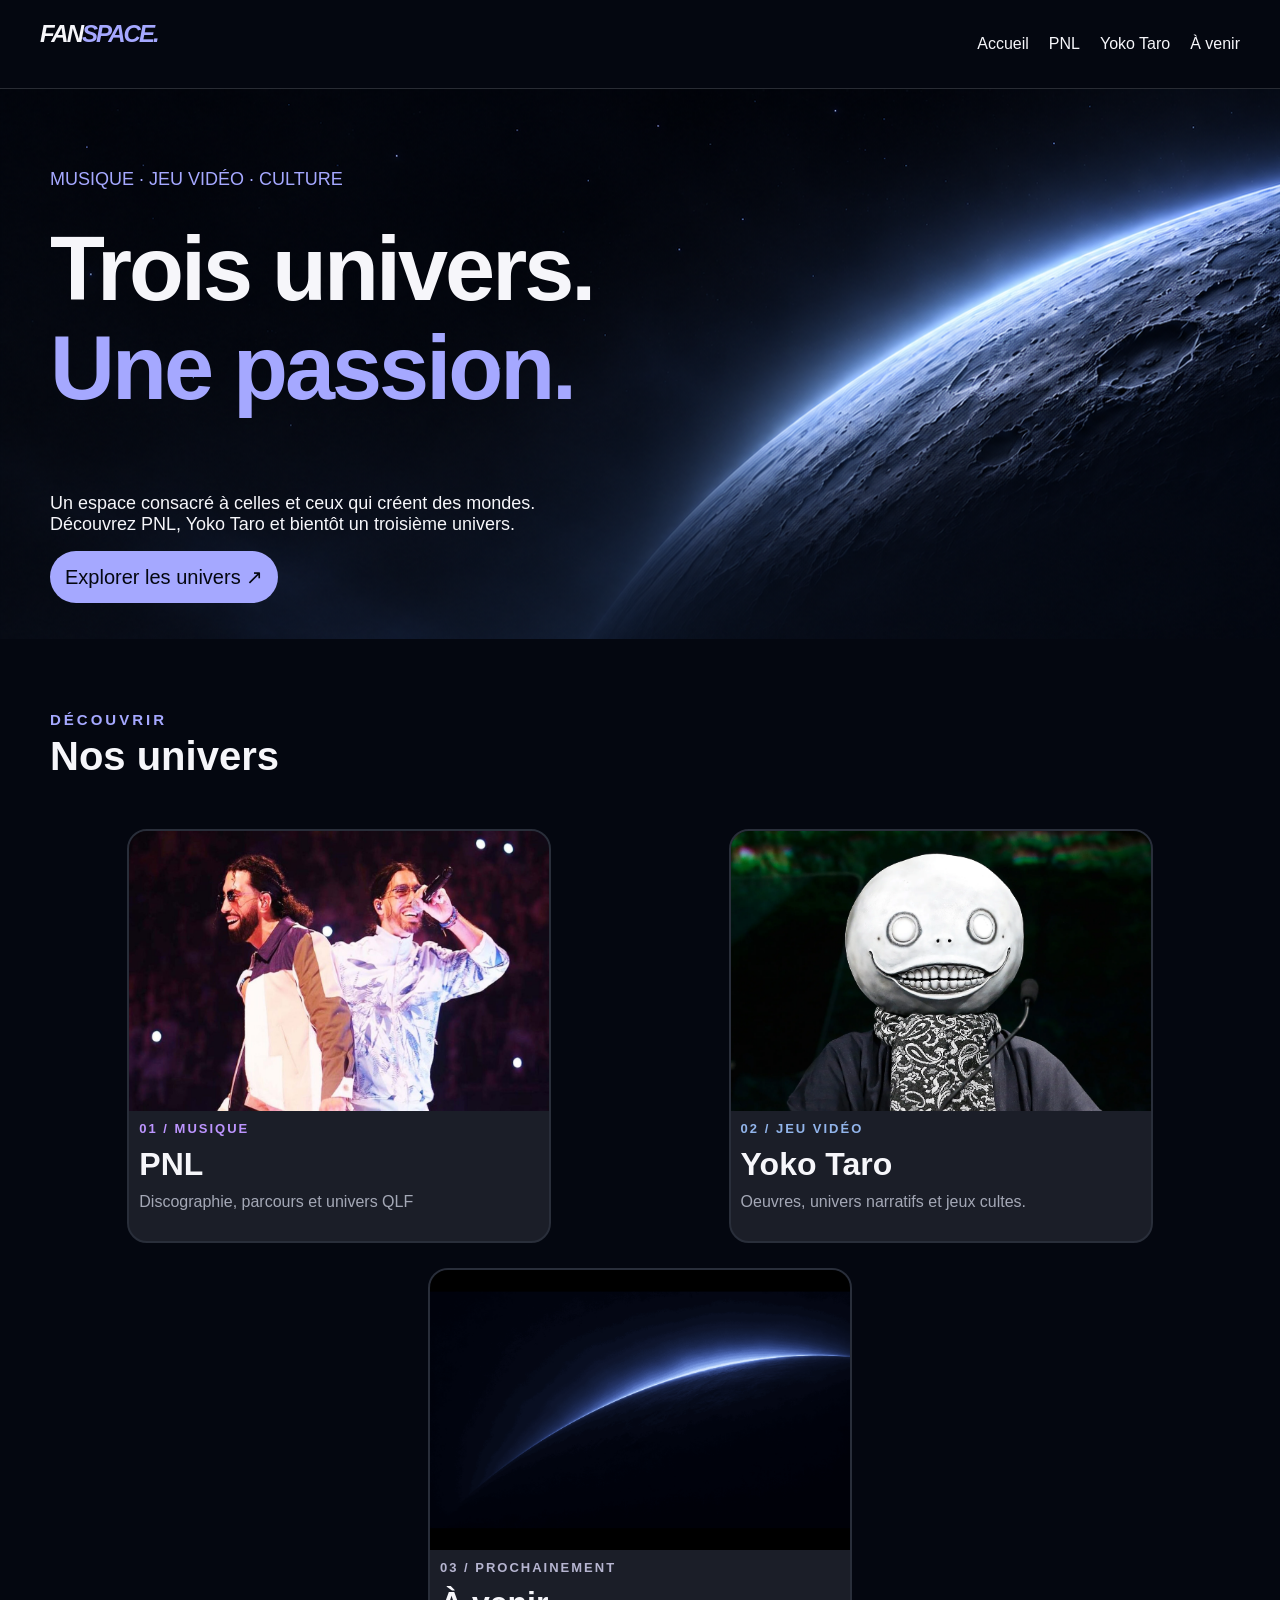
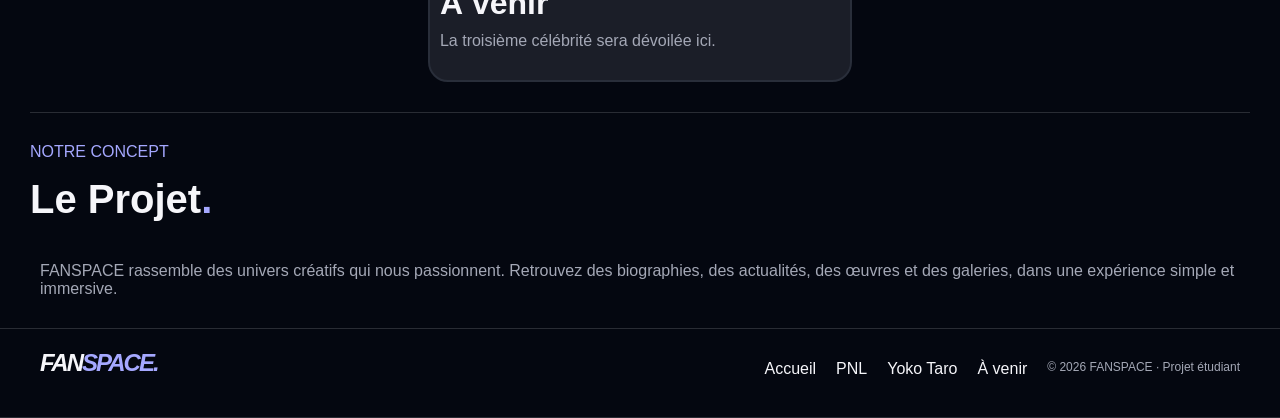
<file: index.html>
<!DOCTYPE html>
<html lang="fr">
<head>
    <meta charset="UTF-8">
    <meta name="viewport" content="width=device-width, initial-scale=1.0">
    <meta name="description" content="FANSPACE, un fansite dédié à PNL, Yoko Taro et d'autres univers.">
    <title>FANSPACE | Accueil</title>
    <link rel="stylesheet" href="css/style.css">
    <link rel="icon" type="image/png" href="images/icon.png">
</head>
<body>
    <header>
        <section class="fansite-logo">
            <h1>FAN<span class="passion">SPACE.</span></h1>
        </section>
        <section class="hyperlink-header">
        <a href="index.html" class="accueil-hyperlink">Accueil</a>
        <a href="pnl/index.html" class="pnl-hyperlink">PNL</a>
        <a href="yokotaro/index.html" class="yokotaro-hyperlink">Yoko Taro</a>
        <a href="index.html" class="incoming-hyperlink">À venir</a>
        </section>
    </header>

    <section class="presentation">
        <p class="domain">MUSIQUE · JEU VIDÉO · CULTURE</p>
        <h1 class="univers-text">Trois univers.
        <br><span class="passion">Une passion.</span></h1>
        <p>Un espace consacré à celles et ceux qui créent des mondes. 
        <br>Découvrez PNL, Yoko Taro et bientôt un troisième univers.</p>

        <a href=#section-discover class="explore">Explorer les univers ↗</a>
    </section>

    <section class="discover-univers" id="section-discover">
        <h3 class="our-univers"><span class="discover">DÉCOUVRIR</span><BR>Nos univers</h3>
    </section>

    <section class="grid">
        <div class="pnl-card">
            <a class="link-card" href="pnl/index.html" aria-label="Discover PNL">
                <img src="images/pnltest.jpeg" class="pnl-poster">
                <p class="card-domain">01 / MUSIQUE</p>
                <h3 class="card-name">PNL</h3>
                <p class="card-description">Discographie, parcours et univers QLF</p>
            </a>
        </div>

        <div class="yokotaro-card">
            <a class="link-card" href="yokotaro/index.html" aria-label="Discover Yoko Taro">
                <img src="images/yokotaro.webp" class="yokotaro-poster">
                <p class="card-domain">02 / JEU VIDÉO</p>
                <h3 class="card-name">Yoko Taro</h3>
                <p class="card-description">Oeuvres, univers narratifs et jeux cultes.</p>
            </a>
        </div>

        <div class="incoming-card">
            <a class="link-card" href="index.html" aria-label="Discover incoming">
                <img src="images/incoming.png" class="incoming-poster">
                <p class="card-domain">03 / PROCHAINEMENT</p>
                <h3 class="card-name">À venir</h3>
                <p class="card-description">La troisième célébrité sera dévoilée ici.</p>
            </a>
        </div>  

    </section>


    <section class="concept">
        <p class="our-concept">NOTRE CONCEPT</p>
        <h3 class="project">Le Projet<span class="passion">.</span></h3>
        <p class="concept-description">FANSPACE rassemble des univers créatifs qui nous passionnent. 
           Retrouvez des biographies, des actualités, des œuvres et des galeries,
           dans une expérience simple et immersive.</p>
    </section>


    <footer>
        <section class="fansite-logo">
            <h1>FAN<span class="passion">SPACE.</span></h1>        </section>
        <section class="hyperlink-header">
            <a href="index.html" class="accueil-hyperlink">Accueil</a>
            <a href="pnl/index.html" class="pnl-hyperlink">PNL</a>
            <a href="yokotaro/index.html" class="yokotaro-hyperlink">Yoko Taro</a>
            <a href="index.html" class="incoming-hyperlink">À venir</a>
            <p class="copyright">© 2026 FANSPACE · Projet étudiant</p>
        </section>
    </footer>

</body>
</html>
</file>
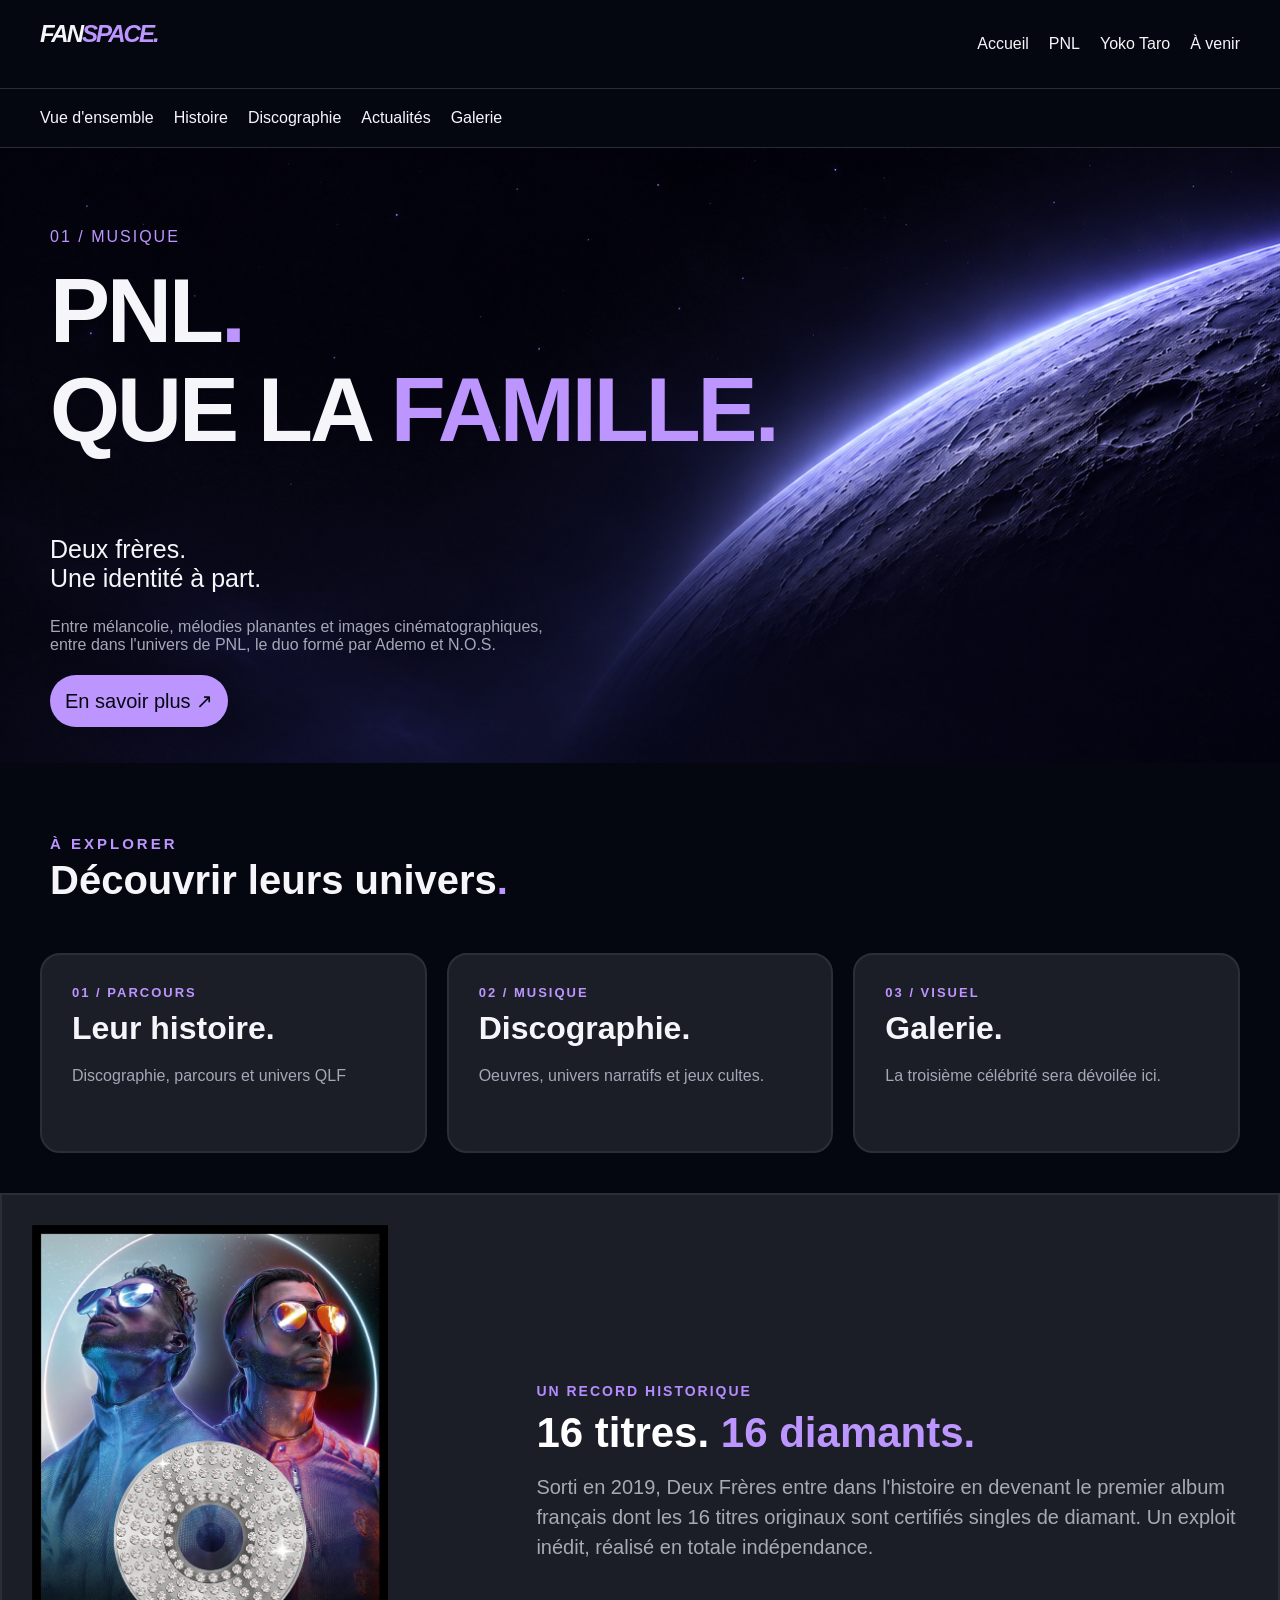
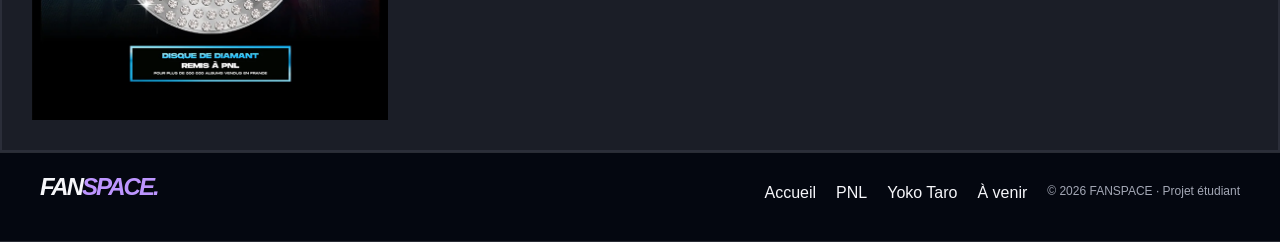
<file: pnl/index.html>
<!DOCTYPE html>
<html lang="fr">
<head>
    <meta charset="UTF-8">
    <meta name="viewport" content="width=device-width, initial-scale=1.0">
    <meta name="description" content="FANSPACE, un fansite dédié à PNL, Yoko Taro et d'autres univers.">
    <title>FANSPACE | PNL</title>
    <link rel="icon" type="image/png" href="../images/icon.png">
    <link rel="stylesheet" href="../css/pnl.css">
</head>
<body>
    <header>
        <section class="fansite-logo">
            <h1>FAN<span class="passion">SPACE.</span></h1>
        </section>
        <section class="hyperlink-header">
        <a href="../index.html" class="accueil-hyperlink">Accueil</a>
        <a href="index.html" class="pnl-hyperlink">PNL</a>
        <a href="../yokotaro/index.html" class="yokotaro-hyperlink">Yoko Taro</a>
        <a href="../index.html" class="incoming-hyperlink">À venir</a>
        </section>
    </header>

    <nav class="pnl-navigation">
        <div class="hyperlink-header-pnl">
                <a href="index.html">Vue d'ensemble</a>
                <a href="history.html">Histoire</a>
                <a href="disco.html">Discographie</a>
                <a href="news.html">Actualités</a>
                <a href="gallery.html">Galerie</a>
            </div>
    </nav>

    <section class="presentation">
        <p class="domain">01 / MUSIQUE</p>
        <h1 class="univers-text">PNL<span class="passion">.</span>
        <br>QUE LA <span class="passion">FAMILLE.</span></h1>
        <p class="second-title">Deux frères.<br>Une identité à part.</p>
        <p class="presentation-description">Entre mélancolie, mélodies planantes et images cinématographiques,<br>
         entre dans l'univers de PNL, le duo formé par Ademo et N.O.S.</p>
        <a href=#section-discover class="explore">En savoir plus ↗</a>
    </section>

    <section class="discover-univers" id="section-discover">
        <h3 class="our-univers"><span class="discover">À EXPLORER</span><BR>Découvrir leurs univers<span class="passion">.</span></h3>
    </section>

    <section class="grid">
        <div class="history-card">
            <a class="link-card" href="history.html">
                <p class="card-domain">01 / PARCOURS</p>
                <h3 class="card-name">Leur histoire.</h3>
                <p class="card-description">Discographie, parcours et univers QLF</p>
            </a>
        </div>

        <div class="disco-card">
            <a class="link-card" href="disco.html">
                <p class="card-domain">02 / MUSIQUE</p>
                <h3 class="card-name">Discographie.</h3>
                <p class="card-description">Oeuvres, univers narratifs et jeux cultes.</p>
            </a>
        </div>

        <div class="gallery-link-card">
            <a class="link-card" href="gallery.html">
                <p class="card-domain">03 / VISUEL</p>
                <h3 class="card-name">Galerie.</h3>
                <p class="card-description">La troisième célébrité sera dévoilée ici.</p>
            </a>
        </div>  

    </section>

        <section class="overview-highlight">
            <a href="https://www.youtube.com/watch?v=vNpl-M3_9_o&list=RDvNpl-M3_9_o&start_radio=1" class="overview-image">
                <img src="../images/disque-diamant.png" alt="Disque de diamant Deux Frères">
            </a>

            <div class="overview-text">
                <p class="overview-label">UN RECORD HISTORIQUE</p>
                <h3 class="overview-title">
                    16 titres. <span class="passion">16 diamants.</span>
                </h3>
                <p class="overview-description">
                    Sorti en 2019, Deux Frères entre dans l'histoire
                    en devenant le premier album français dont les
                    16 titres originaux sont certifiés singles de diamant.
                    Un exploit inédit, réalisé en totale indépendance.
                </p>
            </div>
        </section>
    </section>


    <footer>
        <section class="fansite-logo">
            <h1>FAN<span class="passion">SPACE.</span></h1>        </section>
        <section class="hyperlink-header">
            <a href="index.html" class="accueil-hyperlink">Accueil</a>
            <a href="pnl/index.html" class="pnl-hyperlink">PNL</a>
            <a href="yokotaro/index.html" class="yokotaro-hyperlink">Yoko Taro</a>
            <a href="index.html" class="incoming-hyperlink">À venir</a>
            <p class="copyright">© 2026 FANSPACE · Projet étudiant</p>
        </section>
    </footer>

</body>
</file>
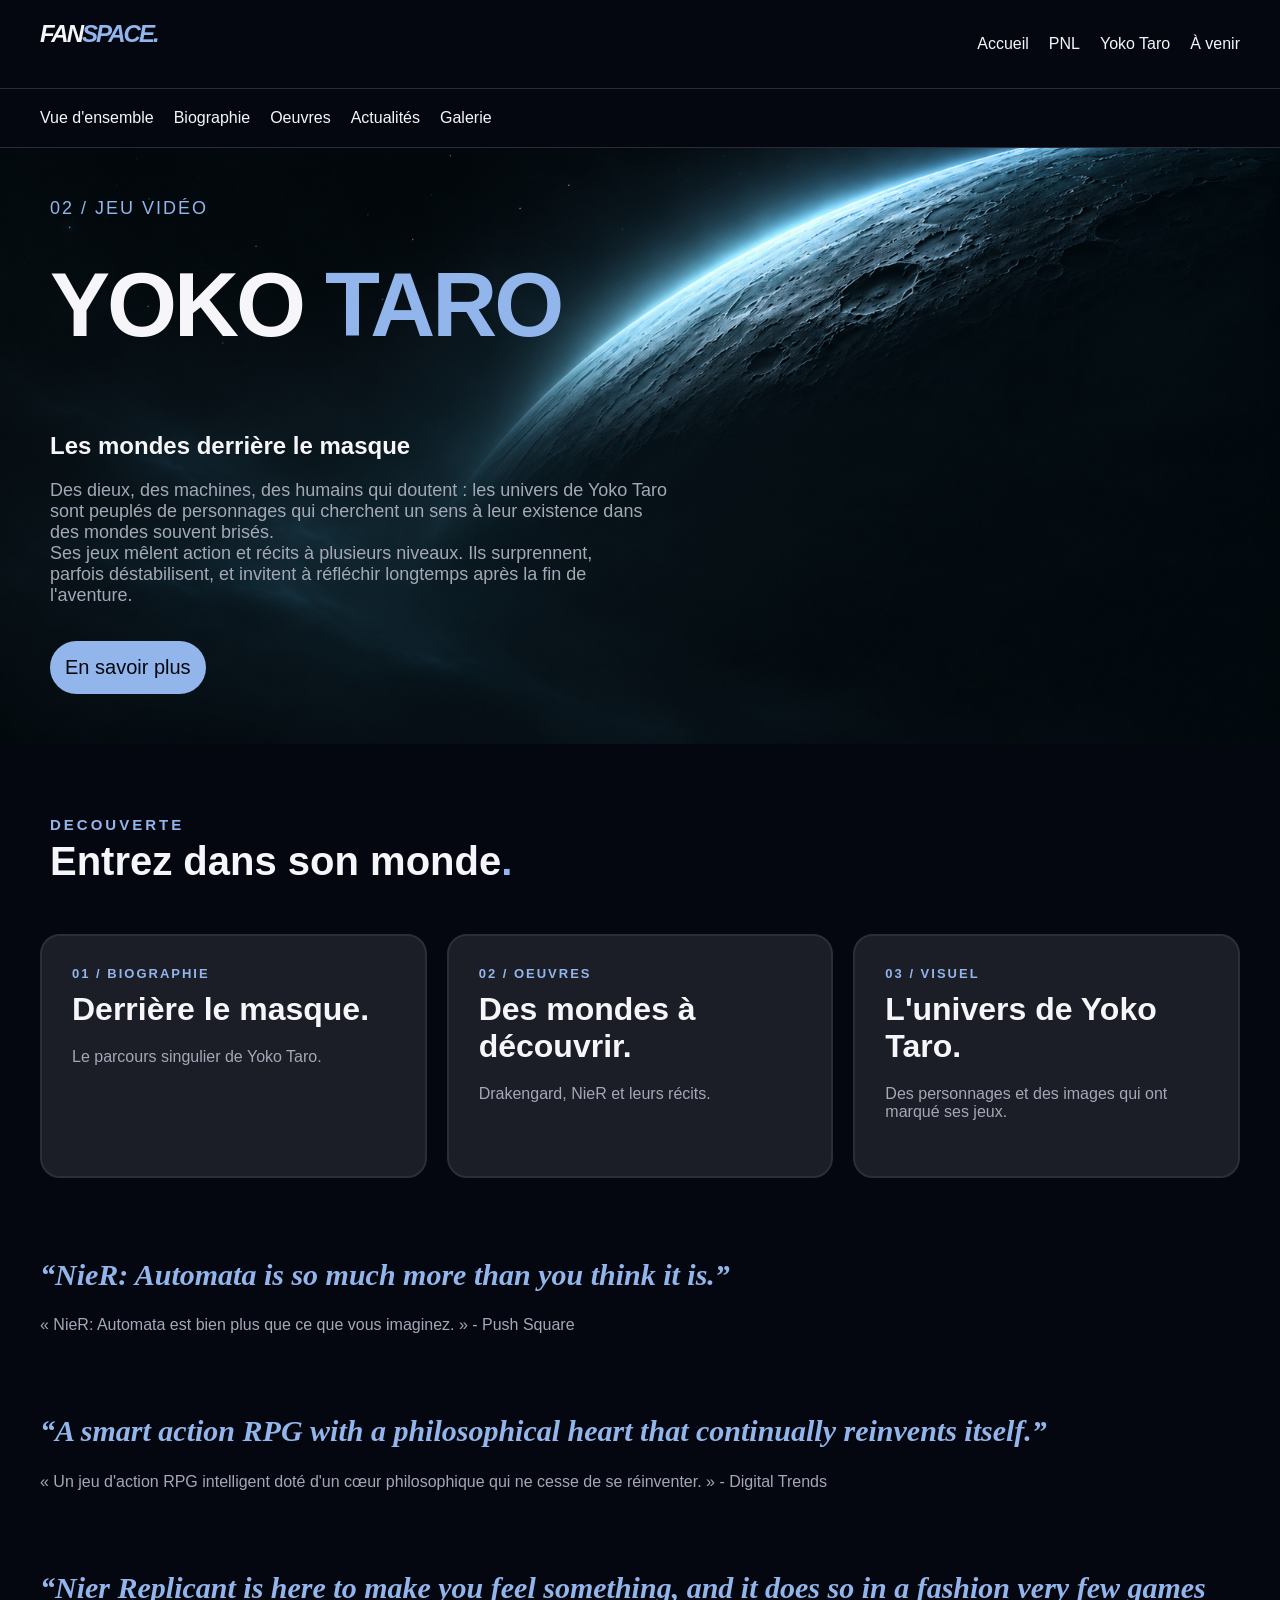
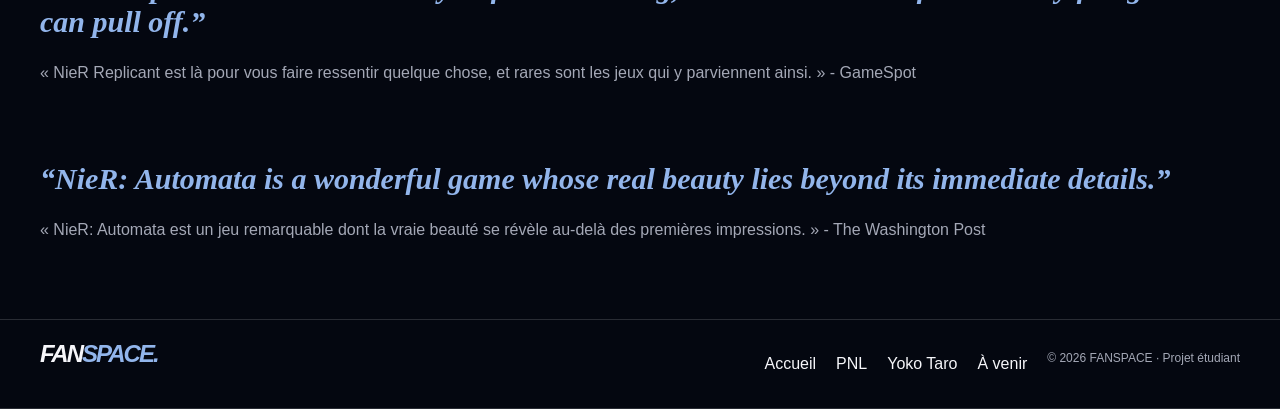
<file: yokotaro/index.html>
<!DOCTYPE html>
<html lang="fr">
<head>
    <meta charset="UTF-8">
    <meta name="viewport" content="width=device-width, initial-scale=1.0">
    <meta name="description" content="FANSPACE, Vue d'ensemble sur Yoko Taro.">
    <title>FANSPACE | Yoko Taro </title>
    <link rel="icon" type="image/png" href="../images/icon.png">
    <link rel="stylesheet" href="../css/yokotaro.css">
</head>
<body>
    <header>
        <section class="fansite-logo">
            <h1>FAN<span class="passion">SPACE.</span></h1>
        </section>
        <section class="hyperlink-header">
            <a href="../index.html" class="accueil-hyperlink">Accueil</a>
            <a href="../pnl/index.html" class="pnl-hyperlink">PNL</a>
            <a href="index.html" class="yokotaro-hyperlink">Yoko Taro</a>
            <a href="../index.html" class="incoming-hyperlink">À venir</a>
        </section>
    </header>

    <section class="hyperlink-yt">
        <a href="index.html">Vue d'ensemble</a>
        <a href="bio.html">Biographie</a>
        <a href="works.html">Oeuvres</a>
        <a href="news.html">Actualités</a>
        <a href="gallery.html">Galerie</a>
    </section>

    <section class="presentation">
        <p class="domain">02 / JEU VIDÉO</p>
        <h1>YOKO<span class="taro"> TARO</span></h1>
        <h2>Les mondes derrière le masque</h2>
        <p class="domain-text">Des dieux, des machines, des humains qui doutent : les univers de Yoko Taro 
        <br>sont peuplés de personnages qui cherchent un sens à leur existence dans 
        <br>des mondes souvent brisés. 
        <br>Ses jeux mêlent action et récits à plusieurs niveaux. Ils surprennent, 
        <br>parfois déstabilisent, et invitent à réfléchir longtemps après la fin de
        <br>l'aventure.</p>
        <a href=#discover class="explore">En savoir plus</a>
    </section>

    <section class="discover-univers" id="discover">
        <h3 class="our-univers"><span class="discover">DECOUVERTE</span><BR>Entrez dans son monde<span class="passion">.</span></h3>
    </section>

    <section class="grid">
        <div class="bio-card">
            <a class="link-card" href="bio.html">
                <p class="card-domain">01 / BIOGRAPHIE</p>
                <h3 class="card-name">Derrière le masque.</h3>
                <p class="card-description">Le parcours singulier de Yoko Taro.</p>
            </a>
        </div>

        <div class="works-card">
            <a class="link-card" href="works.html">
                <p class="card-domain">02 / OEUVRES</p>
                <h3 class="card-name">Des mondes à découvrir.</h3>
                <p class="card-description">Drakengard, NieR et leurs récits.</p>
            </a>
        </div>

        <div class="gallery-card">
            <a class="link-card" href="gallery.html">
                <p class="card-domain">03 / VISUEL</p>
                <h3 class="card-name">L'univers de Yoko Taro.</h3>
                <p class="card-description">Des personnages et des images qui ont marqué ses jeux.</p>
            </a>
        </div>
    </section>

    <section class="review">
        <blockquote cite="https://www.pushsquare.com/reviews/ps4/nier_automata">
        <h2 class="quote">“NieR: Automata is so much more than you think it is.”</h2>
        <p class="trad">« NieR: Automata est bien plus que ce que vous imaginez. » - <a href="https://www.pushsquare.com/reviews/ps4/nier_automata">Push Square</a></p>
        </blockquote>

        <blockquote cite="https://www.digitaltrends.com/gaming/nier-automata-review/">
        <h2 class="quote">“A smart action RPG with a philosophical heart that continually reinvents itself.”</h2>
        <p class="trad">« Un jeu d'action RPG intelligent doté d'un cœur philosophique qui ne cesse de se réinventer. » - Digital Trends</p>
        </blockquote>

        <blockquote cite="https://www.gamespot.com/reviews/nier-replicant-review-carrying-the-weight-of-the-world/1900-6417666/">
        <h2 class="quote">“Nier Replicant is here to make you feel something, and it does so in a fashion very few games can pull off.”</h2>
        <p class="trad">« NieR Replicant est là pour vous faire ressentir quelque chose, et rares sont les jeux qui y parviennent ainsi. » - GameSpot</p>
        </blockquote>

        <blockquote cite="https://www.washingtonpost.com/news/comic-riffs/wp/2017/03/14/nier-automata-a-bold-and-different-japanese-role-playing-game/">
        <h2 class="quote">“NieR: Automata is a wonderful game whose real beauty lies beyond its immediate details.”</h2>
        <p class="trad">« NieR: Automata est un jeu remarquable dont la vraie beauté se révèle au-delà des premières impressions. » - The Washington Post</p>
        </blockquote>
    </section>

    <footer>
        <section class="fansite-logo">
            <h1>FAN<span class="passion">SPACE.</span></h1>
        </section>
        <section class="hyperlink-header">
            <a href="../index.html" class="accueil-hyperlink">Accueil</a>
            <a href="../pnl/index.html" class="pnl-hyperlink">PNL</a>
            <a href="index.html" class="yokotaro-hyperlink">Yoko Taro</a>
            <a href="../index.html" class="incoming-hyperlink">À venir</a>
            <p class="copyright">© 2026 FANSPACE · Projet étudiant</p>  
        </section>
    </footer>

</body>
</html>
</file>
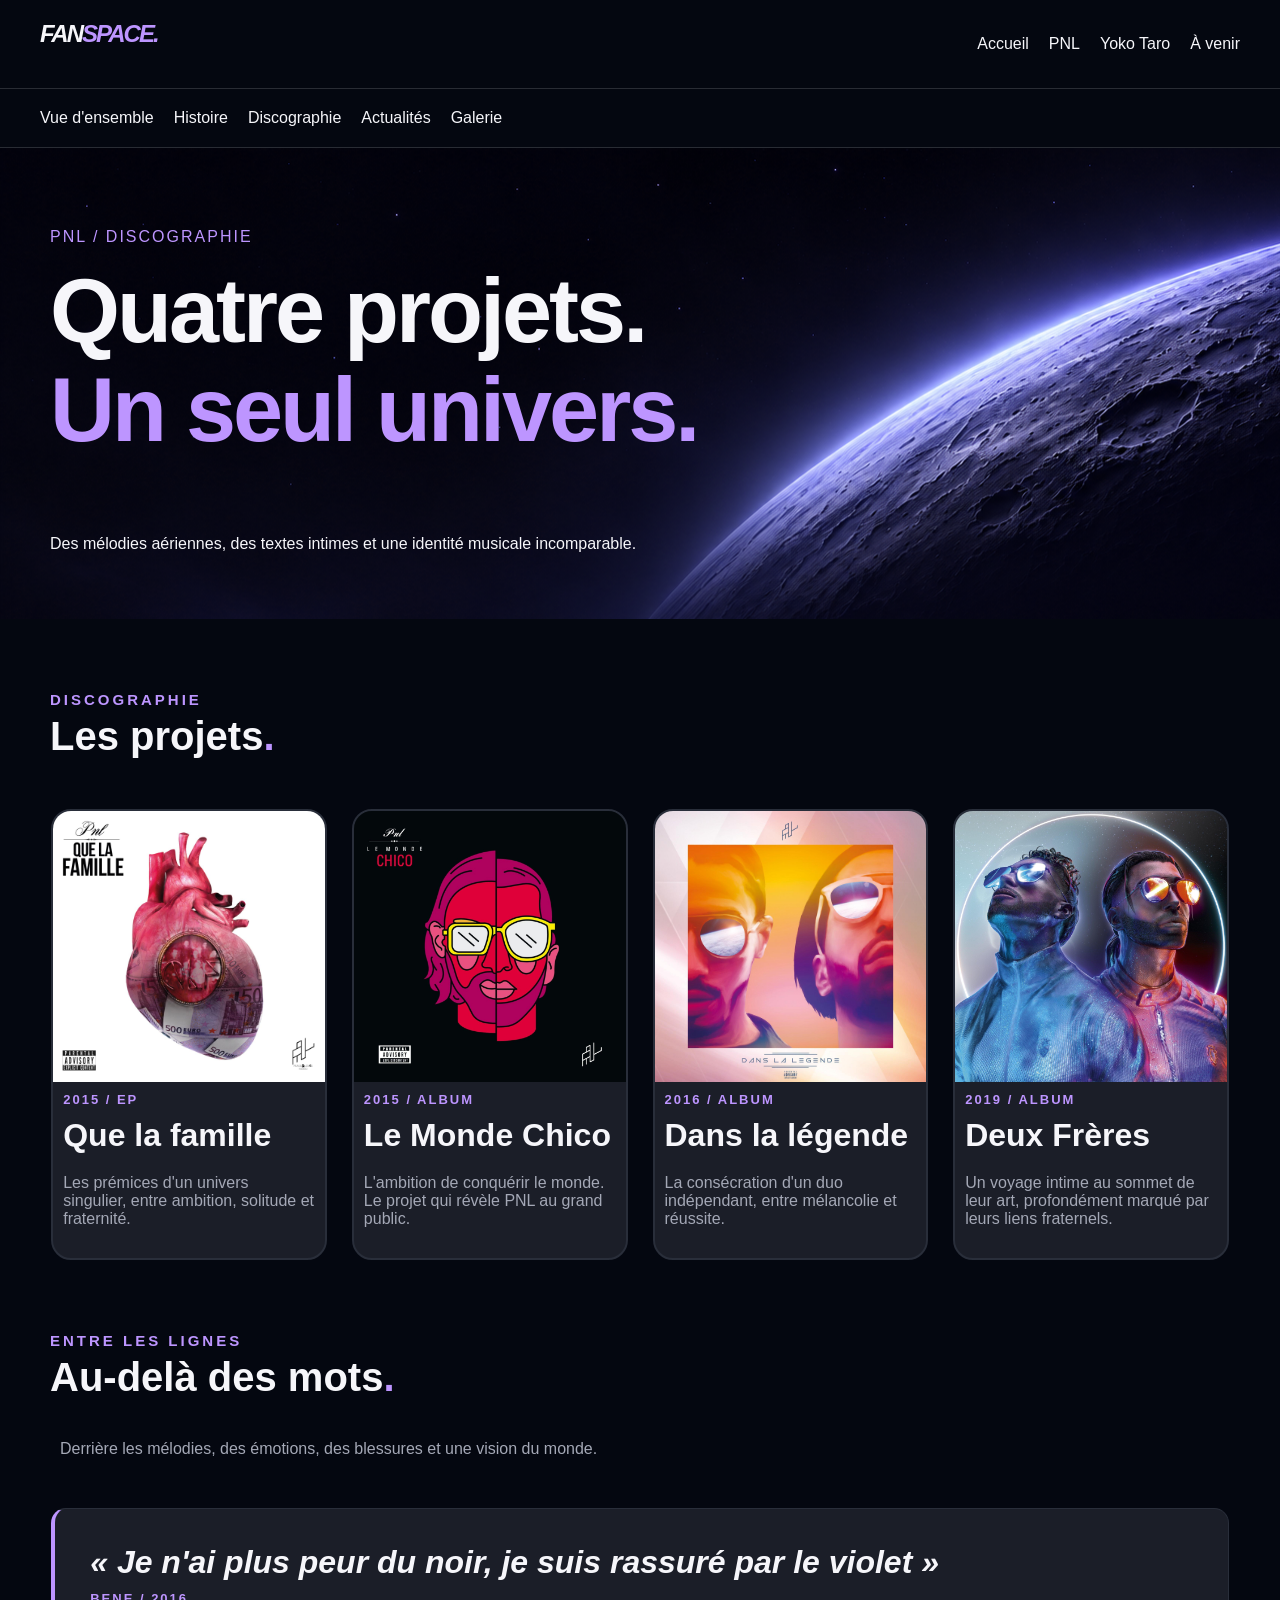
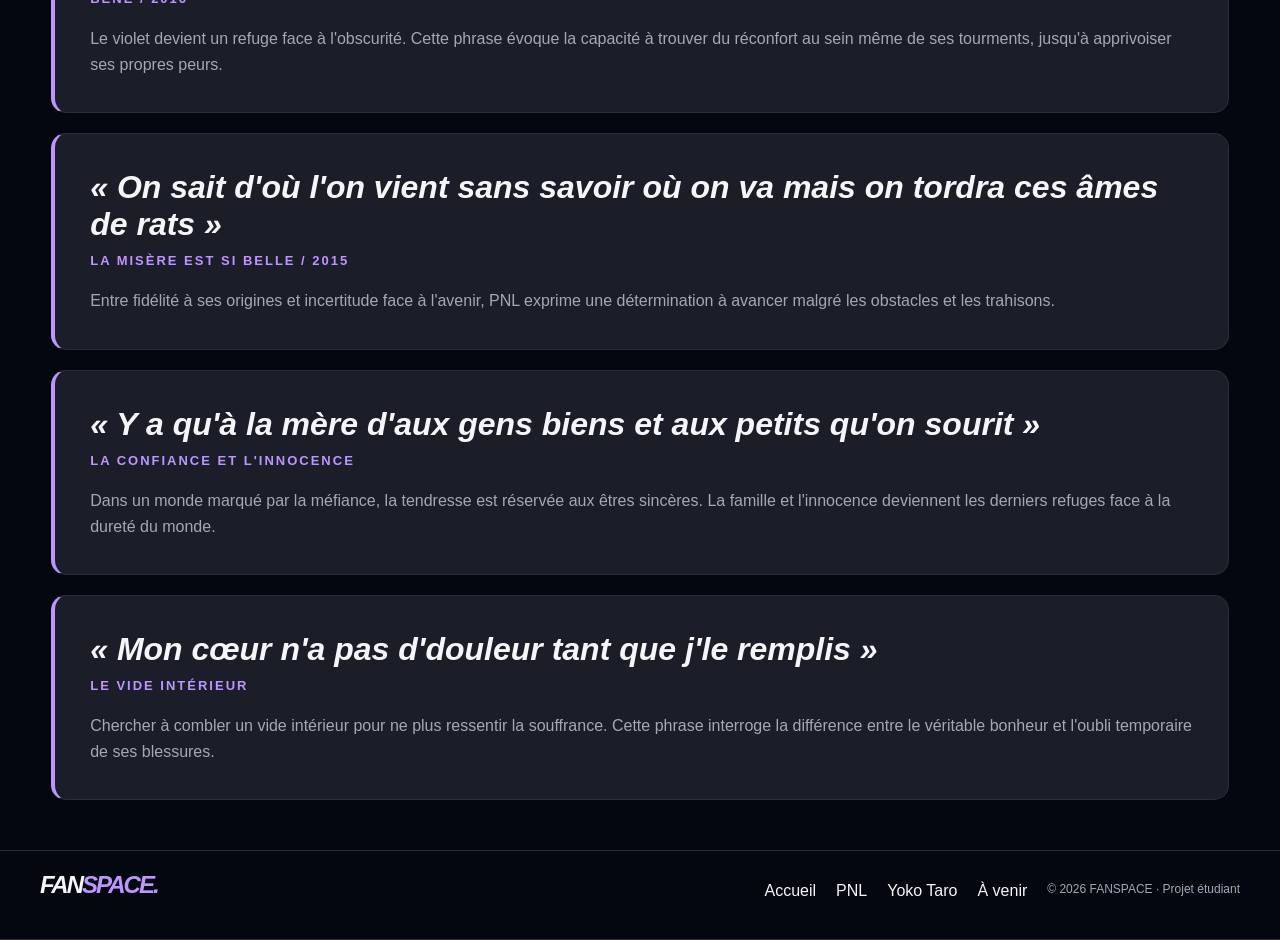
<file: pnl/disco.html>
<!DOCTYPE html>
<html lang="fr">
<head>
    <meta charset="UTF-8">
    <meta name="viewport" content="width=device-width, initial-scale=1.0">
    <meta name="description" content="FANSPACE, un fansite dédié à PNL, Yoko Taro et d'autres univers.">
    <title>DISCO | PNL</title>
    <link rel="icon" type="image/png" href="../images/icon.png">
    <link rel="stylesheet" href="../css/pnl.css">
</head>
<body>
    <header>
        <section class="fansite-logo">
            <h1>FAN<span class="passion">SPACE.</span></h1>
        </section>
        <section class="hyperlink-header">
        <a href="../index.html" class="accueil-hyperlink">Accueil</a>
        <a href="index.html" class="pnl-hyperlink">PNL</a>
        <a href="../yokotaro/index.html" class="yokotaro-hyperlink">Yoko Taro</a>
        <a href="../index.html" class="incoming-hyperlink">À venir</a>
        </section>
    </header>




    <nav class="pnl-navigation">
        <div class="hyperlink-header-pnl">
            <a href="index.html">Vue d'ensemble</a>
            <a href="history.html">Histoire</a>
            <a href="disco.html" class="active">Discographie</a>
            <a href="news.html">Actualités</a>
            <a href="gallery.html">Galerie</a>
        </div>
    </nav>

    <section class="presentation">
        <p class="domain">PNL / DISCOGRAPHIE</p>

        <h1 class="univers-text">
            Quatre projets.<br>
            <span class="passion">Un seul univers.</span>
        </h1>

        <p>
            Des mélodies aériennes, des textes intimes
            et une identité musicale incomparable.
        </p>
    </section>

    <section class="discover-univers">
        <h3 class="our-univers">
            <span class="discover">DISCOGRAPHIE</span><br>
            Les projets<span class="passion">.</span>
        </h3>
    </section>

    <section class="album-grid">

        <div class="album-card">
            <img src="../images/qlf.jpg" class="album-poster" alt="Que la famille">

            <p class="card-domain">2015 / EP</p>
            <h3 class="card-name">Que la famille</h3>

            <p class="card-description">
                Les prémices d'un univers singulier,
                entre ambition, solitude et fraternité.
            </p>
        </div>

        <div class="album-card">
            <img src="../images/lmc.jpg" class="album-poster" alt="Le Monde Chico">

            <p class="card-domain">2015 / ALBUM</p>
            <h3 class="card-name">Le Monde Chico</h3>

            <p class="card-description">
                L'ambition de conquérir le monde.
                Le projet qui révèle PNL au grand public.
            </p>
        </div>

        <div class="album-card">
            <img src="../images/dll.jpg" class="album-poster" alt="Dans la légende">

            <p class="card-domain">2016 / ALBUM</p>
            <h3 class="card-name">Dans la légende</h3>

            <p class="card-description">
                La consécration d'un duo indépendant,
                entre mélancolie et réussite.
            </p>
        </div>

        <div class="album-card">
            <img src="../images/deuxfreres.jpg" class="album-poster" alt="Deux Frères">

            <p class="card-domain">2019 / ALBUM</p>
            <h3 class="card-name">Deux Frères</h3>

            <p class="card-description">
                Un voyage intime au sommet de leur art,
                profondément marqué par leurs liens fraternels.
            </p>
        </div>

    </section>

    <section class="discover-univers">
        <h3 class="our-univers">
            <span class="discover">ENTRE LES LIGNES</span><br>
            Au-delà des mots<span class="passion">.</span>
        </h3>

        <p class="concept-description">
            Derrière les mélodies, des émotions,
            des blessures et une vision du monde.
        </p>
    </section>

  <section class="quotes">

    <div class="quote-card">
        <h3 class="quote-text">
            « Je n'ai plus peur du noir, je suis rassuré par le violet »
        </h3>

        <p class="card-domain">BENE / 2016</p>

        <p class="card-description">
            Le violet devient un refuge face à l'obscurité.
            Cette phrase évoque la capacité à trouver du
            réconfort au sein même de ses tourments,
            jusqu'à apprivoiser ses propres peurs.
        </p>
    </div>

    <div class="quote-card">
        <h3 class="quote-text">
            « On sait d'où l'on vient sans savoir où on va
            mais on tordra ces âmes de rats »
        </h3>

        <p class="card-domain">LA MISÈRE EST SI BELLE / 2015</p>

        <p class="card-description">
            Entre fidélité à ses origines et incertitude
            face à l'avenir, PNL exprime une détermination
            à avancer malgré les obstacles et les trahisons.
        </p>
    </div>

    <div class="quote-card">
        <h3 class="quote-text">
            « Y a qu'à la mère d'aux gens biens et aux petits qu'on sourit »
        </h3>

        <p class="card-domain">LA CONFIANCE ET L'INNOCENCE</p>

        <p class="card-description">
            Dans un monde marqué par la méfiance,
            la tendresse est réservée aux êtres sincères.
            La famille et l'innocence deviennent les
            derniers refuges face à la dureté du monde.
        </p>
    </div>

    <div class="quote-card">
        <h3 class="quote-text">
            « Mon cœur n'a pas d'douleur tant que j'le remplis »
        </h3>

        <p class="card-domain">LE VIDE INTÉRIEUR</p>

        <p class="card-description">
            Chercher à combler un vide intérieur pour
            ne plus ressentir la souffrance. Cette phrase
            interroge la différence entre le véritable
            bonheur et l'oubli temporaire de ses blessures.
        </p>
    </div>

</section>
    </section>
    <footer>
        <section class="fansite-logo">
            <h1>FAN<span class="passion">SPACE.</span></h1>        </section>
        <section class="hyperlink-header">
            <a href="index.html" class="accueil-hyperlink">Accueil</a>
            <a href="pnl/index.html" class="pnl-hyperlink">PNL</a>
            <a href="yokotaro/index.html" class="yokotaro-hyperlink">Yoko Taro</a>
            <a href="index.html" class="incoming-hyperlink">À venir</a>
            <p class="copyright">© 2026 FANSPACE · Projet étudiant</p>
        </section>
    </footer>
</body>
</file>
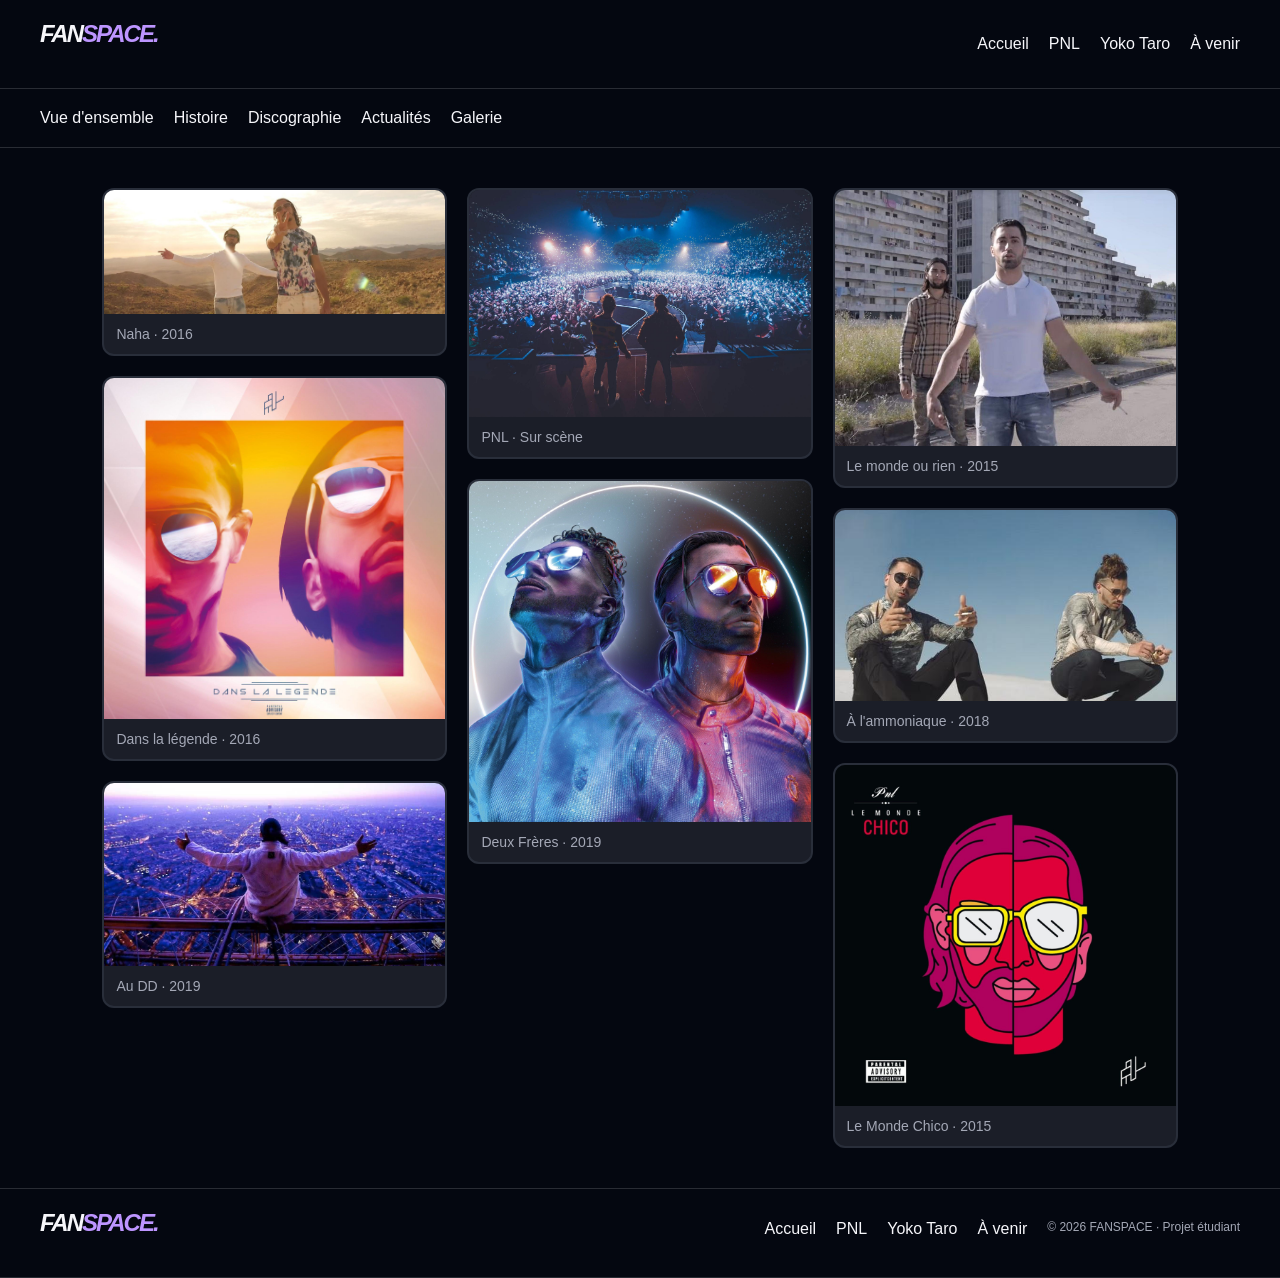
<file: pnl/gallery.html>
<!DOCTYPE html>
<html lang="fr">
<head>
    <meta charset="UTF-8">
    <meta name="viewport" content="width=device-width, initial-scale=1.0">
    <meta name="description" content="FANSPACE, un fansite dédié à PNL, Yoko Taro et d'autres univers.">
    <title>GALERIE | PNL</title>
    <link rel="icon" type="image/png" href="../images/icon.png">
    <link rel="stylesheet" href="../css/pnl.css">
</head>
<body>
    <header>
        <section class="fansite-logo">
            <h1>FAN<span class="passion">SPACE.</span></h1>
        </section>
        <section class="hyperlink-header">
        <a href="../index.html" class="accueil-hyperlink">Accueil</a>
        <a href="index.html" class="pnl-hyperlink">PNL</a>
        <a href="../yokotaro/index.html" class="yokotaro-hyperlink">Yoko Taro</a>
        <a href="../index.html" class="incoming-hyperlink">À venir</a>
        </section>
    </header>

 
    <nav class="pnl-navigation">
        <div class="hyperlink-header-pnl">
            <a href="index.html">Vue d'ensemble</a>
            <a href="history.html">Histoire</a>
            <a href="disco.html">Discographie</a>
            <a href="news.html" class="active">Actualités</a>
            <a href="gallery.html">Galerie</a>
        </div>
    </nav>

    <section class="gallery">

        <div class="gallery-card">
            <img src="../images/pnl2.jpg" alt="Naha">
            <p class="card-description">Naha · 2016</p>
        </div>

        <div class="gallery-card">
            <img src="../images/dll.jpg" alt="Dans la légende">
            <p class="card-description">Dans la légende · 2016</p>
        </div>

        <div class="gallery-card">
            <img src="../images/pnl3.jpg" alt="Au DD">
            <p class="card-description">Au DD · 2019</p>
        </div>

        <div class="gallery-card">
            <img src="../images/pnl4.jpg" alt="Concert PNL">
            <p class="card-description">PNL · Sur scène</p>
        </div>

        <div class="gallery-card">
            <img src="../images/deuxfreres.jpg" alt="Deux Frères">
            <p class="card-description">Deux Frères · 2019</p>
        </div>

        <div class="gallery-card">
            <img src="../images/pnl5.jpg" alt="Le monde ou rien">
            <p class="card-description">Le monde ou rien · 2015</p>
        </div>

        <div class="gallery-card">
            <img src="../images/pnl6.jpg" alt="À l'ammoniaque">
            <p class="card-description">À l'ammoniaque · 2018</p>
        </div>

        <div class="gallery-card">
            <img src="../images/lmc.jpg" alt="Le Monde Chico">
            <p class="card-description">Le Monde Chico · 2015</p>
        </div>

    </section>
    <footer>
        <section class="fansite-logo">
            <h1>FAN<span class="passion">SPACE.</span></h1>        </section>
        <section class="hyperlink-header">
            <a href="index.html" class="accueil-hyperlink">Accueil</a>
            <a href="pnl/index.html" class="pnl-hyperlink">PNL</a>
            <a href="yokotaro/index.html" class="yokotaro-hyperlink">Yoko Taro</a>
            <a href="index.html" class="incoming-hyperlink">À venir</a>
            <p class="copyright">© 2026 FANSPACE · Projet étudiant</p>
        </section>
    </footer>
</body>
</file>
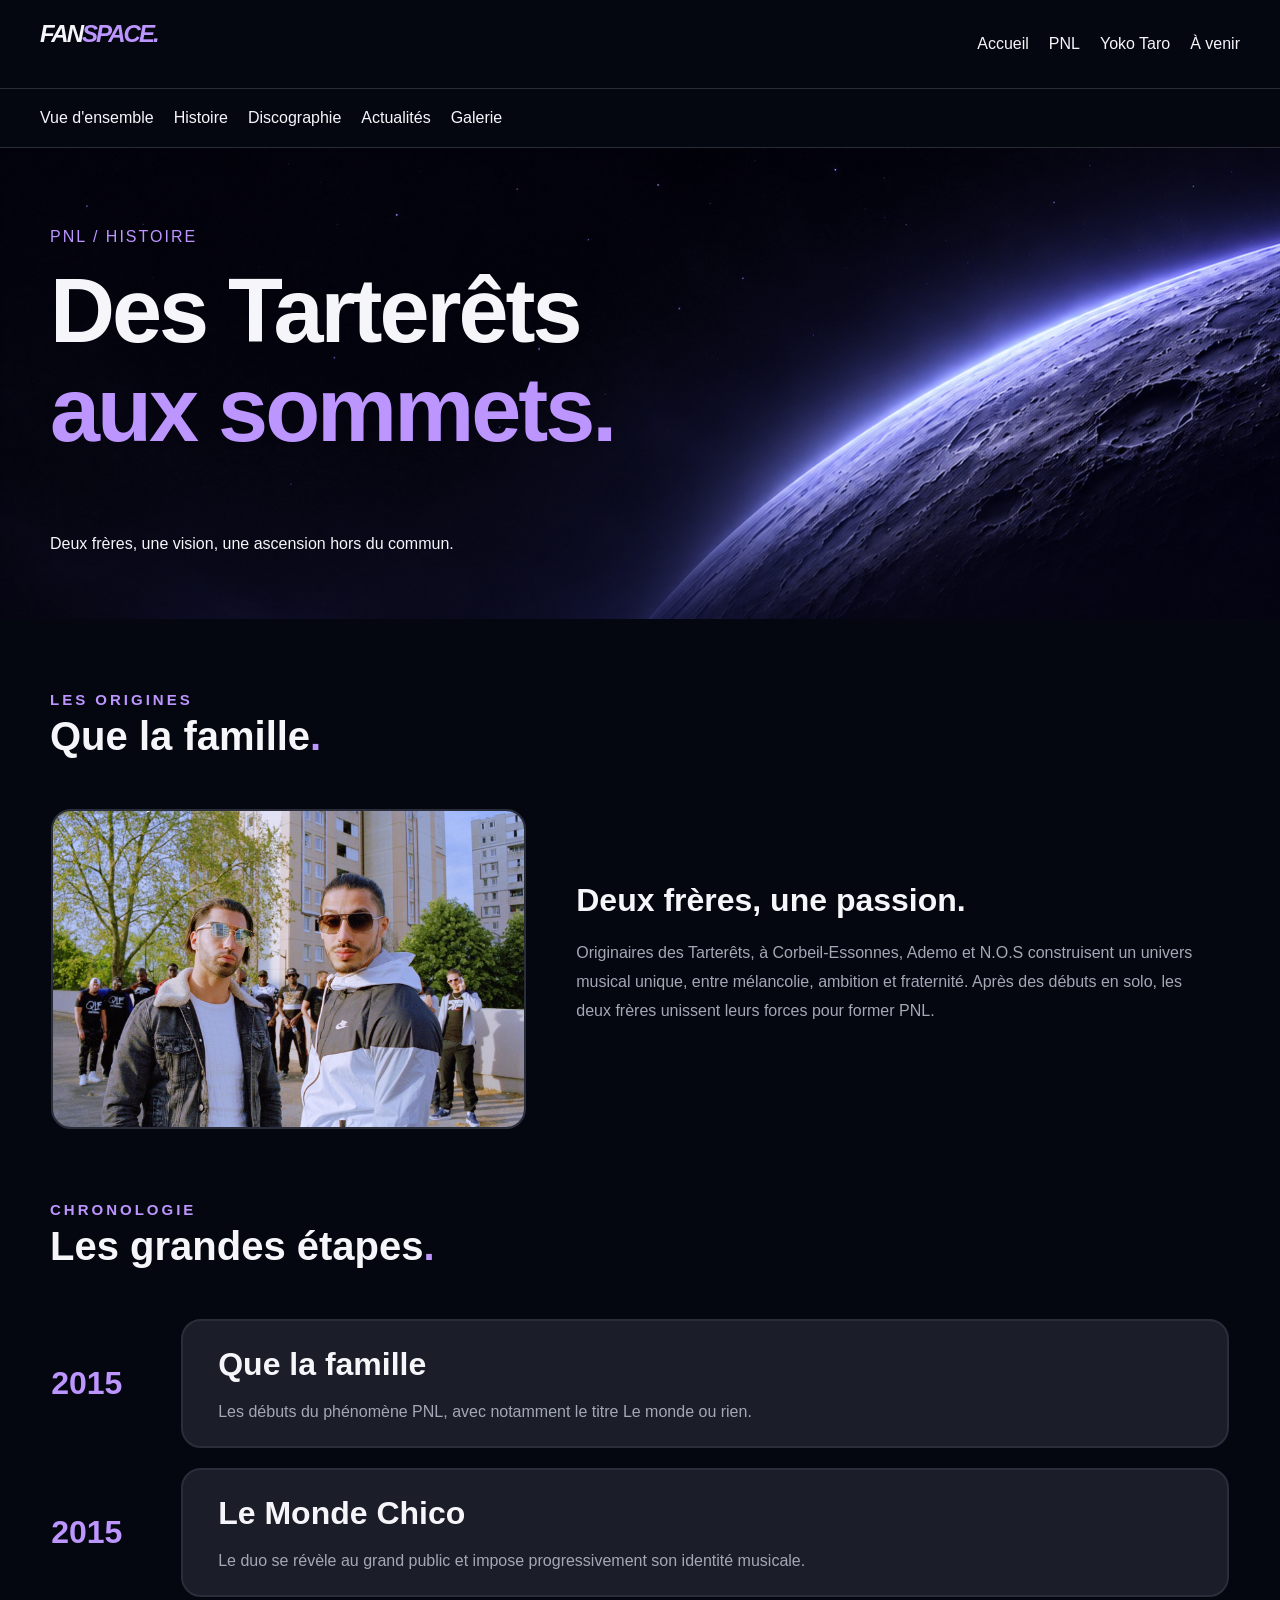
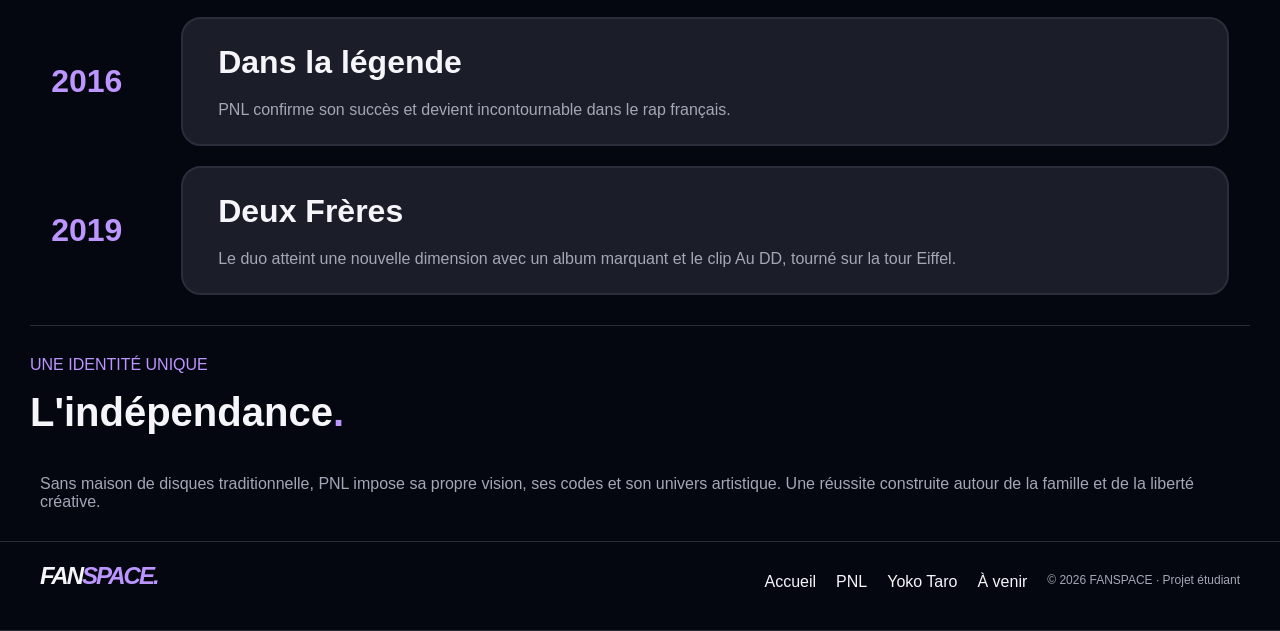
<file: pnl/history.html>
<!DOCTYPE html>
<html lang="fr">
<head>
    <meta charset="UTF-8">
    <meta name="viewport" content="width=device-width, initial-scale=1.0">
    <meta name="description" content="FANSPACE, un fansite dédié à PNL, Yoko Taro et d'autres univers.">
    <title>HISTOIRE | PNL</title>
    <link rel="icon" type="image/png" href="../images/icon.png">
    <link rel="stylesheet" href="../css/pnl.css">
</head>
<body>
    <header>
        <section class="fansite-logo">
            <h1>FAN<span class="passion">SPACE.</span></h1>
        </section>
        <section class="hyperlink-header">
        <a href="../index.html" class="accueil-hyperlink">Accueil</a>
        <a href="index.html" class="pnl-hyperlink">PNL</a>
        <a href="../yokotaro/index.html" class="yokotaro-hyperlink">Yoko Taro</a>
        <a href="../index.html" class="incoming-hyperlink">À venir</a>
        </section>
    </header>

    <nav class="pnl-navigation">
        <div class="hyperlink-header-pnl">
            <a href="index.html">Vue d'ensemble</a>
            <a href="history.html" class="active">Histoire</a>
            <a href="disco.html">Discographie</a>
            <a href="news.html">Actualités</a>
            <a href="gallery.html">Galerie</a>
        </div>
    </nav>

    <section class="presentation">
        <p class="domain">PNL / HISTOIRE</p>

        <h1 class="univers-text">
            Des Tarterêts<br>
            <span class="passion">aux sommets.</span>
        </h1>

        <p>Deux frères, une vision, une ascension hors du commun.</p>
    </section>

    <section class="discover-univers">
        <h3 class="our-univers">
            <span class="discover">LES ORIGINES</span><br>
            Que la famille<span class="passion">.</span>
        </h3>
    </section>

    <section class="history-origins">
        <img src="../images/lemondeourien.jpg" alt="PNL">

        <div class="history-text">
            <h3 class="card-name">Deux frères, une passion.</h3>

            <p class="card-description">
                Originaires des Tarterêts, à Corbeil-Essonnes,
                Ademo et N.O.S construisent un univers musical
                unique, entre mélancolie, ambition et fraternité.
                Après des débuts en solo, les deux frères
                unissent leurs forces pour former PNL.
            </p>
        </div>
    </section>

    <section class="discover-univers">
        <h3 class="our-univers">
            <span class="discover">CHRONOLOGIE</span><br>
            Les grandes étapes<span class="passion">.</span>
        </h3>
    </section>

    <section class="timeline">

        <div class="timeline-row">
            <h3 class="timeline-year">2015</h3>

            <div class="timeline-card">
                <h3 class="card-name">Que la famille</h3>
                <p class="card-description">
                    Les débuts du phénomène PNL, avec
                    notamment le titre Le monde ou rien.
                </p>
            </div>
        </div>

        <div class="timeline-row">
            <h3 class="timeline-year">2015</h3>

            <div class="timeline-card">
                <h3 class="card-name">Le Monde Chico</h3>
                <p class="card-description">
                    Le duo se révèle au grand public et impose
                    progressivement son identité musicale.
                </p>
            </div>
        </div>

        <div class="timeline-row">
            <h3 class="timeline-year">2016</h3>

            <div class="timeline-card">
                <h3 class="card-name">Dans la légende</h3>
                <p class="card-description">
                    PNL confirme son succès et devient
                    incontournable dans le rap français.
                </p>
            </div>
        </div>

        <div class="timeline-row">
            <h3 class="timeline-year">2019</h3>

            <div class="timeline-card">
                <h3 class="card-name">Deux Frères</h3>
                <p class="card-description">
                    Le duo atteint une nouvelle dimension
                    avec un album marquant et le clip
                    Au DD, tourné sur la tour Eiffel.
                </p>
            </div>
        </div>

    </section>

    <section class="concept">
        <p class="our-concept">UNE IDENTITÉ UNIQUE</p>

        <h3 class="project">
            L'indépendance<span class="passion">.</span>
        </h3>

        <p class="concept-description">
            Sans maison de disques traditionnelle,
            PNL impose sa propre vision, ses codes
            et son univers artistique. Une réussite
            construite autour de la famille et de
            la liberté créative.
        </p>
    </section>

    <footer>
        <section class="fansite-logo">
            <h1>FAN<span class="passion">SPACE.</span></h1>        </section>
        <section class="hyperlink-header">
            <a href="index.html" class="accueil-hyperlink">Accueil</a>
            <a href="pnl/index.html" class="pnl-hyperlink">PNL</a>
            <a href="yokotaro/index.html" class="yokotaro-hyperlink">Yoko Taro</a>
            <a href="index.html" class="incoming-hyperlink">À venir</a>
            <p class="copyright">© 2026 FANSPACE · Projet étudiant</p>
        </section>
    </footer>
</body>
</file>
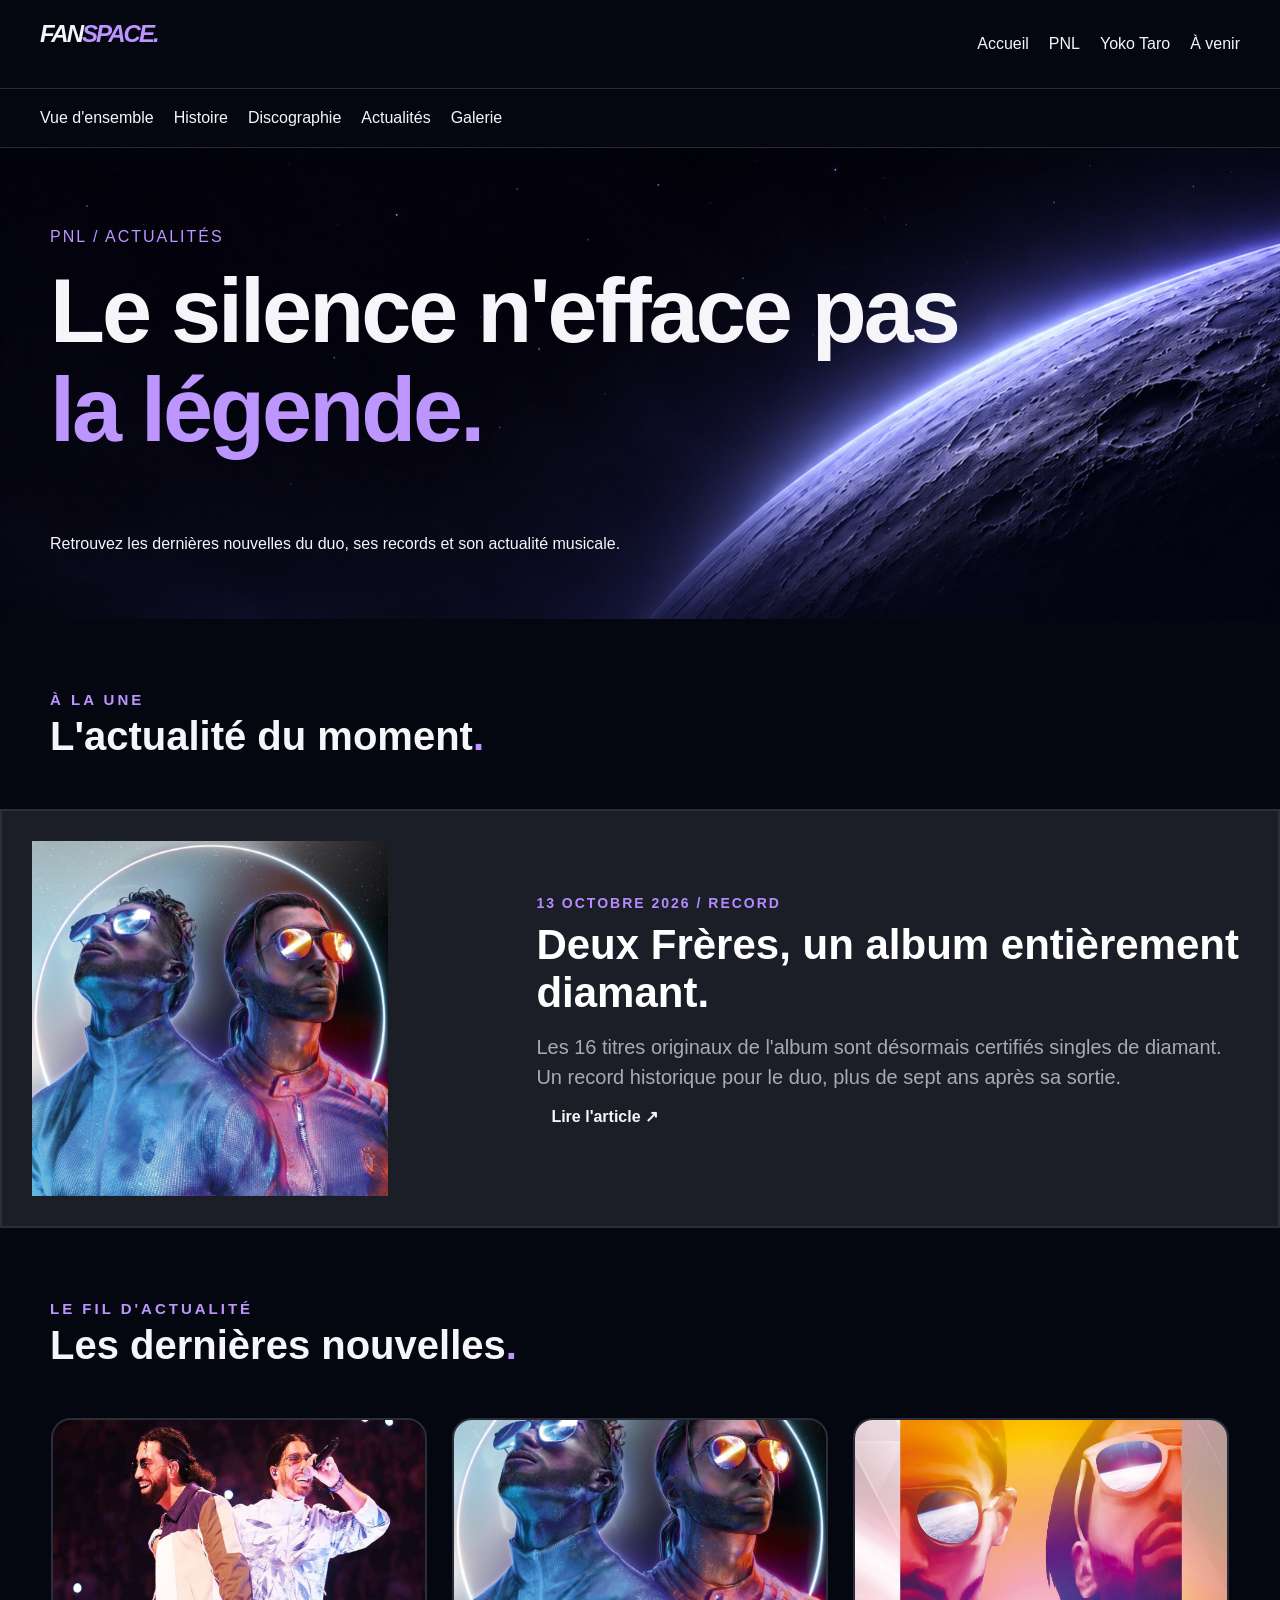
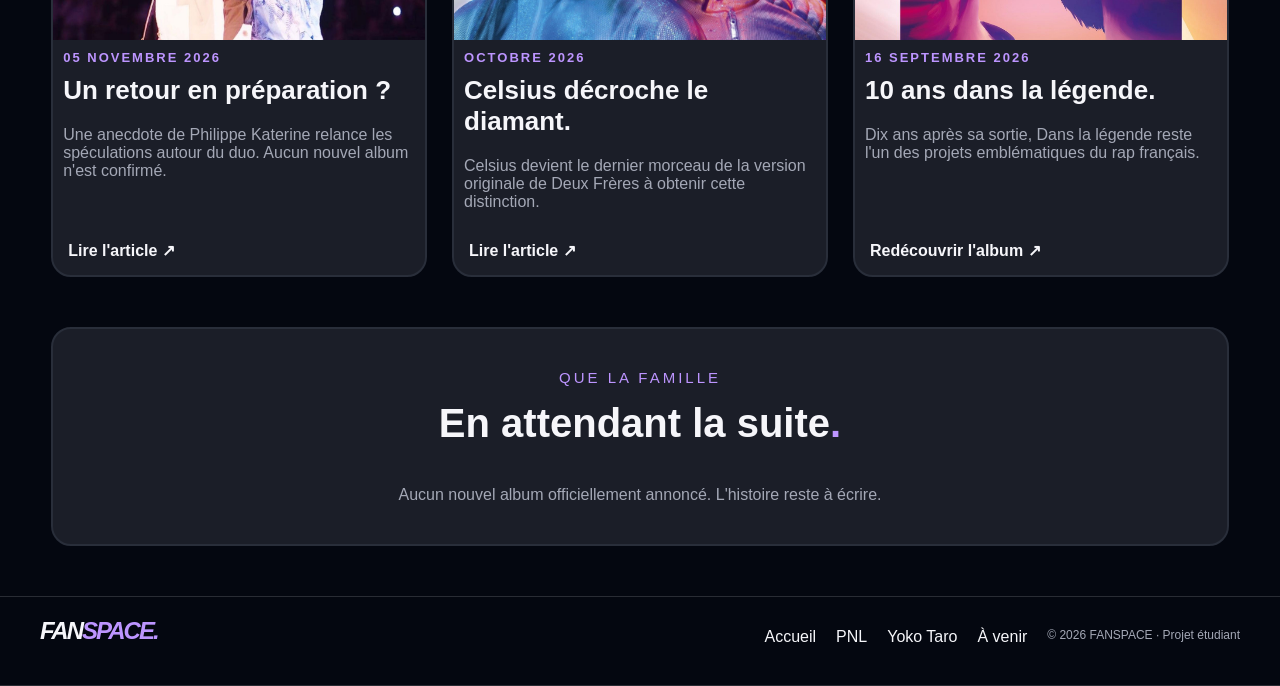
<file: pnl/news.html>
<!DOCTYPE html>
<html lang="fr">
<head>
    <meta charset="UTF-8">
    <meta name="viewport" content="width=device-width, initial-scale=1.0">
    <meta name="description" content="FANSPACE, un fansite dédié à PNL, Yoko Taro et d'autres univers.">
    <title>ACTUALITÉ | PNL</title>
    <link rel="icon" type="image/png" href="../images/icon.png">
    <link rel="stylesheet" href="../css/pnl.css">
</head>
<body>
    <header>
        <section class="fansite-logo">
            <h1>FAN<span class="passion">SPACE.</span></h1>
        </section>
        <section class="hyperlink-header">
        <a href="../index.html" class="accueil-hyperlink">Accueil</a>
        <a href="index.html" class="pnl-hyperlink">PNL</a>
        <a href="../yokotaro/index.html" class="yokotaro-hyperlink">Yoko Taro</a>
        <a href="../index.html" class="incoming-hyperlink">À venir</a>
        </section>
    </header>

 
    <nav class="pnl-navigation">
        <div class="hyperlink-header-pnl">
            <a href="index.html">Vue d'ensemble</a>
            <a href="history.html">Histoire</a>
            <a href="disco.html">Discographie</a>
            <a href="news.html" class="active">Actualités</a>
            <a href="gallery.html">Galerie</a>
        </div>
    </nav>

    <section class="presentation">
        <p class="domain">PNL / ACTUALITÉS</p>

        <h1 class="univers-text">
            Le silence n'efface pas<br>
            <span class="passion">la légende.</span>
        </h1>

        <p>
            Retrouvez les dernières nouvelles du duo,
            ses records et son actualité musicale.
        </p>
    </section>

    <section class="discover-univers">
        <h3 class="our-univers">
            <span class="discover">À LA UNE</span><br>
            L'actualité du moment<span class="passion">.</span>
        </h3>
    </section>

    <section class="overview-highlight">

        <div class="overview-image">
            <img src="../images/deuxfreres.jpg" alt="Deux Frères">
        </div>

        <div class="overview-text">
            <p class="overview-label">13 OCTOBRE 2026 / RECORD</p>

            <h3 class="overview-title">
                Deux Frères, un album entièrement diamant.
            </h3>

            <p class="overview-description">
                Les 16 titres originaux de l'album sont désormais
                certifiés singles de diamant. Un record historique
                pour le duo, plus de sept ans après sa sortie.
            </p>

            <a class="news-link" href="https://skyrock.fm/news/pnl-tous-les-titres-de-deux-freres-diamant/51719" target="_blank">
                Lire l'article ↗
            </a>
        </div>

    </section>

    <section class="discover-univers">
        <h3 class="our-univers">
            <span class="discover">LE FIL D'ACTUALITÉ</span><br>
            Les dernières nouvelles<span class="passion">.</span>
        </h3>
    </section>

    <section class="news-grid">

        <div class="album-card">
            <img src="../images/pnltest.jpeg" class="news-poster" alt="PNL">

            <p class="card-domain">05 NOVEMBRE 2026</p>

            <h3 class="card-name">Un retour en préparation ?</h3>

            <p class="card-description">
                Une anecdote de Philippe Katerine relance
                les spéculations autour du duo.
                Aucun nouvel album n'est confirmé.
            </p>

            <a class="news-link" href="https://www.public.fr/philippe-katerine-vient-il-de-faire-une-enorme-boulette-au-sujet-du-prochain-album-des-tres-attendus-pnl" target="_blank">
                Lire l'article ↗
            </a>
        </div>

        <div class="album-card">
            <img src="../images/deuxfreres.jpg" class="news-poster" alt="Deux Frères">

            <p class="card-domain">OCTOBRE 2026</p>

            <h3 class="card-name">Celsius décroche le diamant.</h3>

            <p class="card-description">
                Celsius devient le dernier morceau de la version
                originale de Deux Frères à obtenir cette distinction.
            </p>

            <a class="news-link" href="https://www.topframe.fr/blogs/news/pnl-deux-freres-tous-titres-diamant" target="_blank">
                Lire l'article ↗
            </a>
        </div>

        <div class="album-card">
            <img src="../images/dll.jpg" class="news-poster" alt="Dans la légende">

            <p class="card-domain">16 SEPTEMBRE 2026</p>

            <h3 class="card-name">10 ans dans la légende.</h3>

            <p class="card-description">
                Dix ans après sa sortie, Dans la légende
                reste l'un des projets emblématiques du rap français.
            </p>

            <a class="news-link" href="discography.html">
                Redécouvrir l'album ↗
            </a>
        </div>

    </section>

    <section class="news-ending">

        <p class="discover">QUE LA FAMILLE</p>

        <h3 class="project">
            En attendant la suite<span class="passion">.</span>
        </h3>

        <p class="concept-description">
            Aucun nouvel album officiellement annoncé.
            L'histoire reste à écrire.
        </p>

    </section> 
    <footer>
        <section class="fansite-logo">
            <h1>FAN<span class="passion">SPACE.</span></h1>        </section>
        <section class="hyperlink-header">
            <a href="index.html" class="accueil-hyperlink">Accueil</a>
            <a href="pnl/index.html" class="pnl-hyperlink">PNL</a>
            <a href="yokotaro/index.html" class="yokotaro-hyperlink">Yoko Taro</a>
            <a href="index.html" class="incoming-hyperlink">À venir</a>
            <p class="copyright">© 2026 FANSPACE · Projet étudiant</p>
        </section>
    </footer>
</body>
</file>
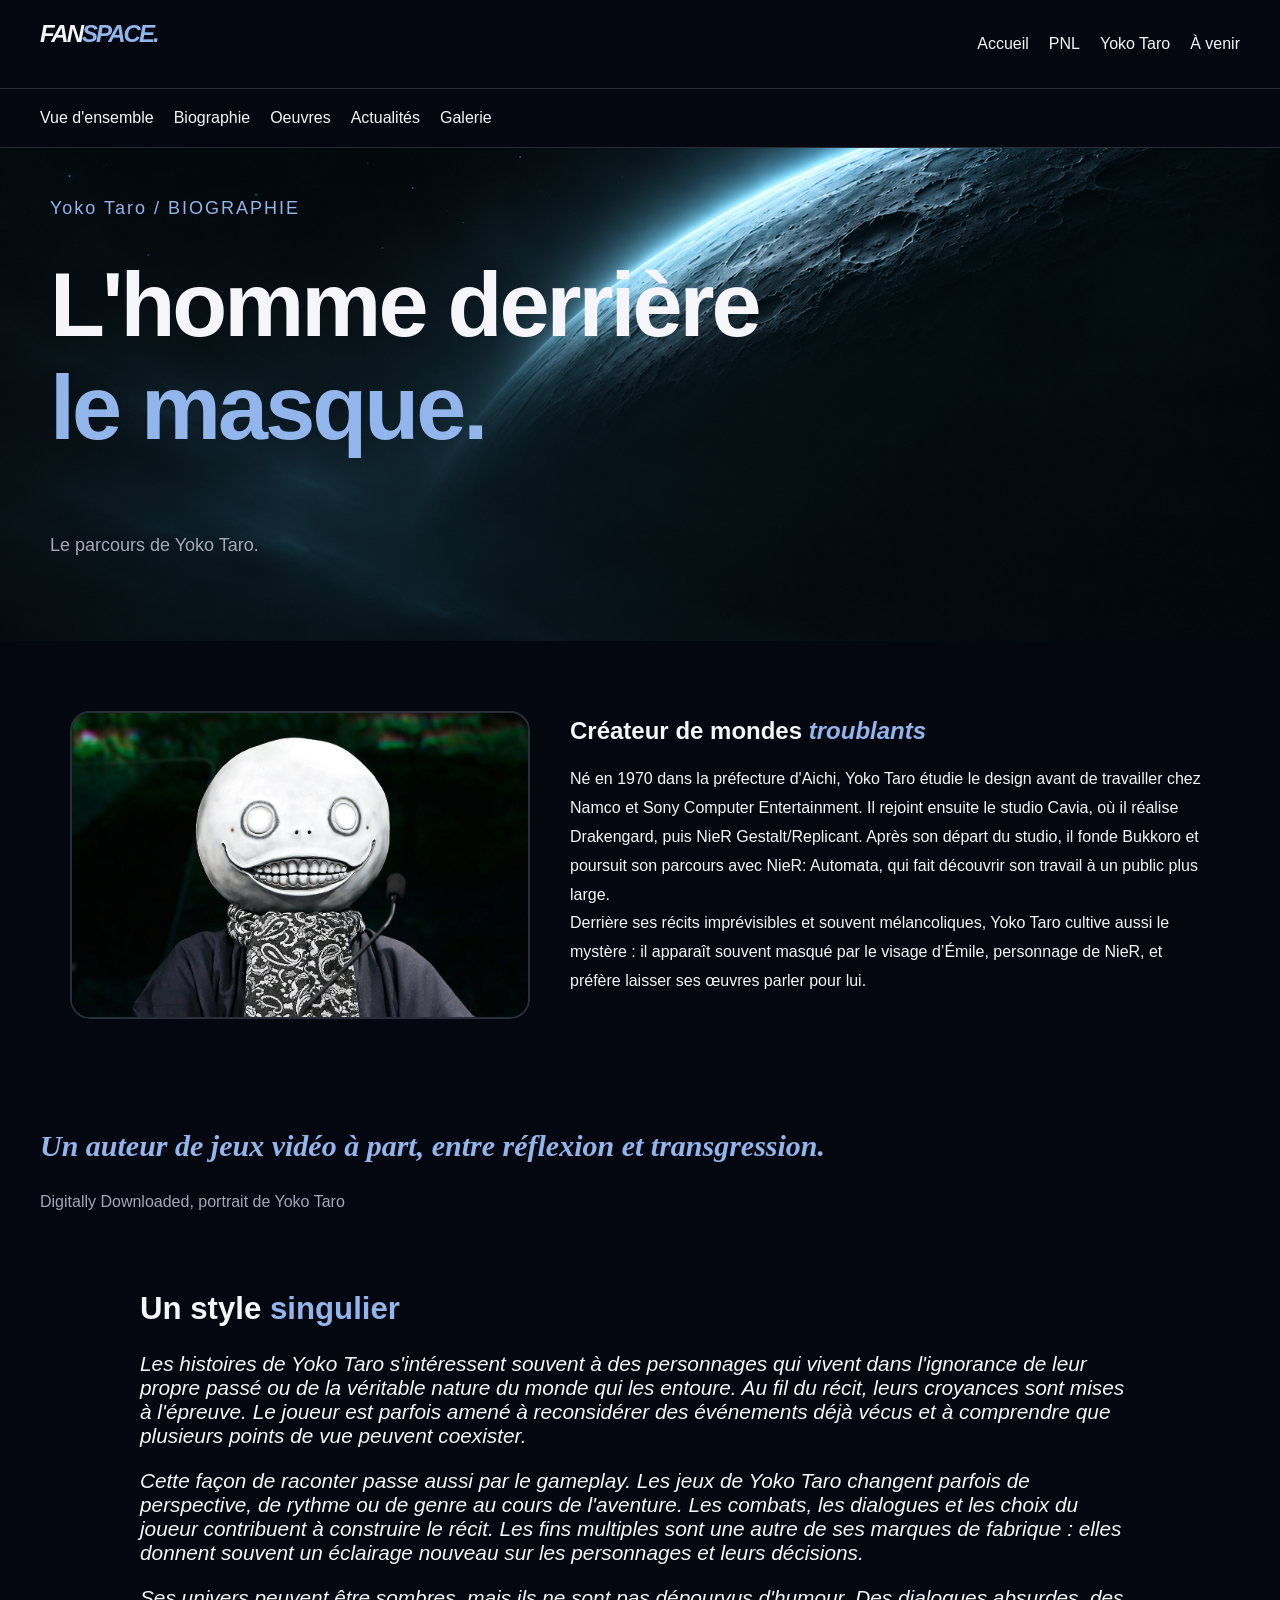
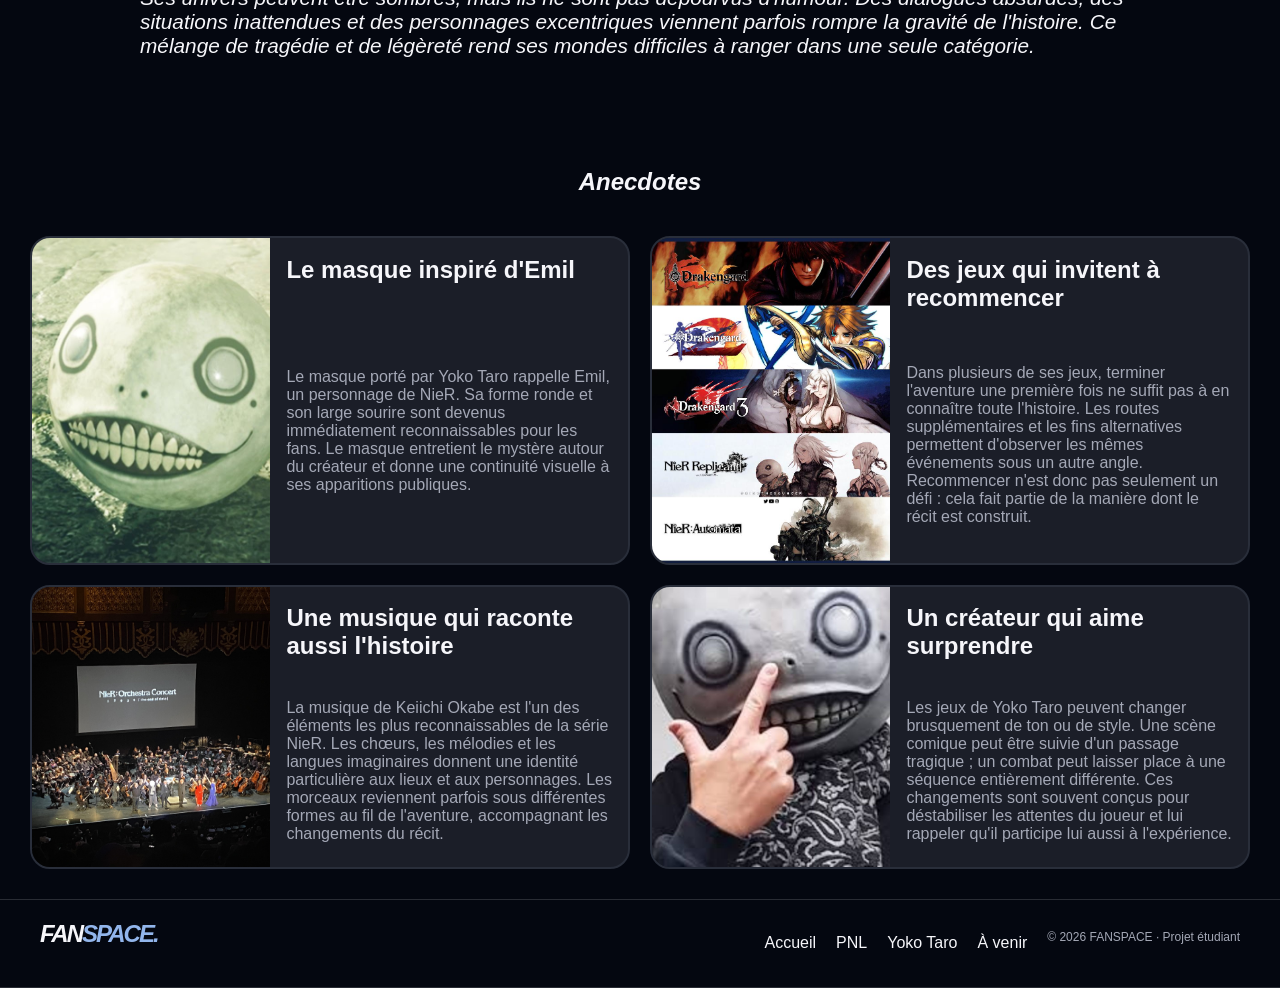
<file: yokotaro/bio.html>
<!DOCTYPE html>
<html lang="fr">
<head>
    <meta charset="UTF-8">
    <meta name="viewport" content="width=device-width, initial-scale=1.0">
    <meta name="description" content="FANSPACE, la biographie de Yoko Taro.">
    <title>FANSPACE | Yoko Taro </title>
    <link rel="icon" type="image/png" href="../images/icon.png">
    <link rel="stylesheet" href="../css/yokotaro.css">
</head>
<body>
    <header>
        <section class="fansite-logo">
            <h1>FAN<span class="passion">SPACE.</span></h1>
        </section>
        <section class="hyperlink-header">
            <a href="../index.html" class="accueil-hyperlink">Accueil</a>
            <a href="../pnl/index.html" class="pnl-hyperlink">PNL</a>
            <a href="index.html" class="yokotaro-hyperlink">Yoko Taro</a>
            <a href="../index.html" class="incoming-hyperlink">À venir</a>
        </section>
    </header>

    <section class="hyperlink-yt">
        <a href="index.html">Vue d'ensemble</a>
        <a href="bio.html">Biographie</a>
        <a href="works.html">Oeuvres</a>
        <a href="news.html">Actualités</a>
        <a href="gallery.html">Galerie</a>
    </section>

    <section class="presentation">
        <p class="domain">Yoko Taro / BIOGRAPHIE</p>
        <h1>L'homme derrière<br><span class="taro">le masque.</span></h1>
        <p class="domain-text">Le parcours de Yoko Taro.</p>
    </section>

    <section class="bio">
        <img src="../images/yokotaro.webp" alt="Portrait Yoko">
        <div class="bio-text">
            <h2>Créateur de mondes <span class="taro"> troublants</span></h2>
            <p>Né en 1970 dans la préfecture d'Aichi, Yoko Taro étudie le design avant de travailler chez Namco et Sony Computer Entertainment. Il rejoint ensuite le studio Cavia, où il réalise Drakengard, puis NieR Gestalt/Replicant. Après son départ du studio, il fonde Bukkoro et poursuit son parcours avec NieR: Automata, qui fait découvrir son travail à un public plus large.
            <br>Derrière ses récits imprévisibles et souvent mélancoliques, Yoko Taro cultive aussi le mystère : il apparaît souvent masqué par le visage d’Émile, personnage de NieR, et préfère laisser ses œuvres parler pour lui.</p>
        </div>
    </section>

    <section class="review">
        <blockquote cite="https://www.digitallydownloaded.net/2018/07/smash-2018-interview-yoko-taro-the-game-industrys-true-auteur.html">
        <h3 class="quote">Un auteur de jeux vidéo à part, entre réflexion et transgression.</h3>
        <p class="trad">Digitally Downloaded, portrait de Yoko Taro</p>
        </blockquote>
    </section>

    <section class="style">
            <h2>Un style<span class="taro"> singulier</span></h2>
        <section class="style-text"> 
            <p>Les histoires de Yoko Taro s'intéressent souvent à des personnages qui vivent dans l'ignorance de leur propre passé ou de la véritable nature du monde qui les entoure. Au fil du récit, leurs croyances sont mises à l'épreuve. Le joueur est parfois amené à reconsidérer des événements déjà vécus et à comprendre que plusieurs points de vue peuvent coexister.</p>
            <p>Cette façon de raconter passe aussi par le gameplay. Les jeux de Yoko Taro changent parfois de perspective, de rythme ou de genre au cours de l'aventure. Les combats, les dialogues et les choix du joueur contribuent à construire le récit. Les fins multiples sont une autre de ses marques de fabrique : elles donnent souvent un éclairage nouveau sur les personnages et leurs décisions.</p>
            <p>Ses univers peuvent être sombres, mais ils ne sont pas dépourvus d'humour. Des dialogues absurdes, des situations inattendues et des personnages excentriques viennent parfois rompre la gravité de l'histoire. Ce mélange de tragédie et de légèreté rend ses mondes difficiles à ranger dans une seule catégorie.</p>
        </section>
    </section>

    <section class="note">
            <h1 class="note-title">Anecdotes</h1>
        
        
        <section class="note-text">
            <img src="../images/emil.jpg"alt="Photo du personnage Emil">
            <h2>Le masque inspiré d'Emil</h2>
            <p>Le masque porté par Yoko Taro rappelle Emil, un personnage de NieR. Sa forme ronde et son large sourire sont devenus immédiatement reconnaissables pour les fans. Le masque entretient le mystère autour du créateur et donne une continuité visuelle à ses apparitions publiques.</p>
        </section>
        
        <section class="note-text">  
            <img src="../images/yk-games.jpeg"alt="Jeux de Yoko Taro">
            <h2>Des jeux qui invitent à recommencer</h2>
            <p>Dans plusieurs de ses jeux, terminer l'aventure une première fois ne suffit pas à en connaître toute l'histoire. Les routes supplémentaires et les fins alternatives permettent d'observer les mêmes événements sous un autre angle. Recommencer n'est donc pas seulement un défi : cela fait partie de la manière dont le récit est construit.</p>
        </section>  
        
        <section class="note-text">  
            <img src="../images/nier-concert.jpeg"alt="Concert Nier">
            <h2>Une musique qui raconte aussi l'histoire</h2>
            <p>La musique de Keiichi Okabe est l'un des éléments les plus reconnaissables de la série NieR. Les chœurs, les mélodies et les langues imaginaires donnent une identité particulière aux lieux et aux personnages. Les morceaux reviennent parfois sous différentes formes au fil de l'aventure, accompagnant les changements du récit.</p>
        </section>
        
        <section class="note-text"> 
            <img src="../images/yk.jpg"alt="Yoko Taro">   
            <h2>Un créateur qui aime surprendre</h2>
            <p>Les jeux de Yoko Taro peuvent changer brusquement de ton ou de style. Une scène comique peut être suivie d'un passage tragique ; un combat peut laisser place à une séquence entièrement différente. Ces changements sont souvent conçus pour déstabiliser les attentes du joueur et lui rappeler qu'il participe lui aussi à l'expérience.</p>
        </section>

    </section>

    <footer>
        <section class="fansite-logo">
            <h1>FAN<span class="passion">SPACE.</span></h1>
        </section>
        <section class="hyperlink-header">
            <a href="../index.html" class="accueil-hyperlink">Accueil</a>
            <a href="../pnl/index.html" class="pnl-hyperlink">PNL</a>
            <a href="index.html" class="yokotaro-hyperlink">Yoko Taro</a>
            <a href="../index.html" class="incoming-hyperlink">À venir</a>
            <p class="copyright">© 2026 FANSPACE · Projet étudiant</p>
        </section>
    </footer>

</body>
</html>
</file>
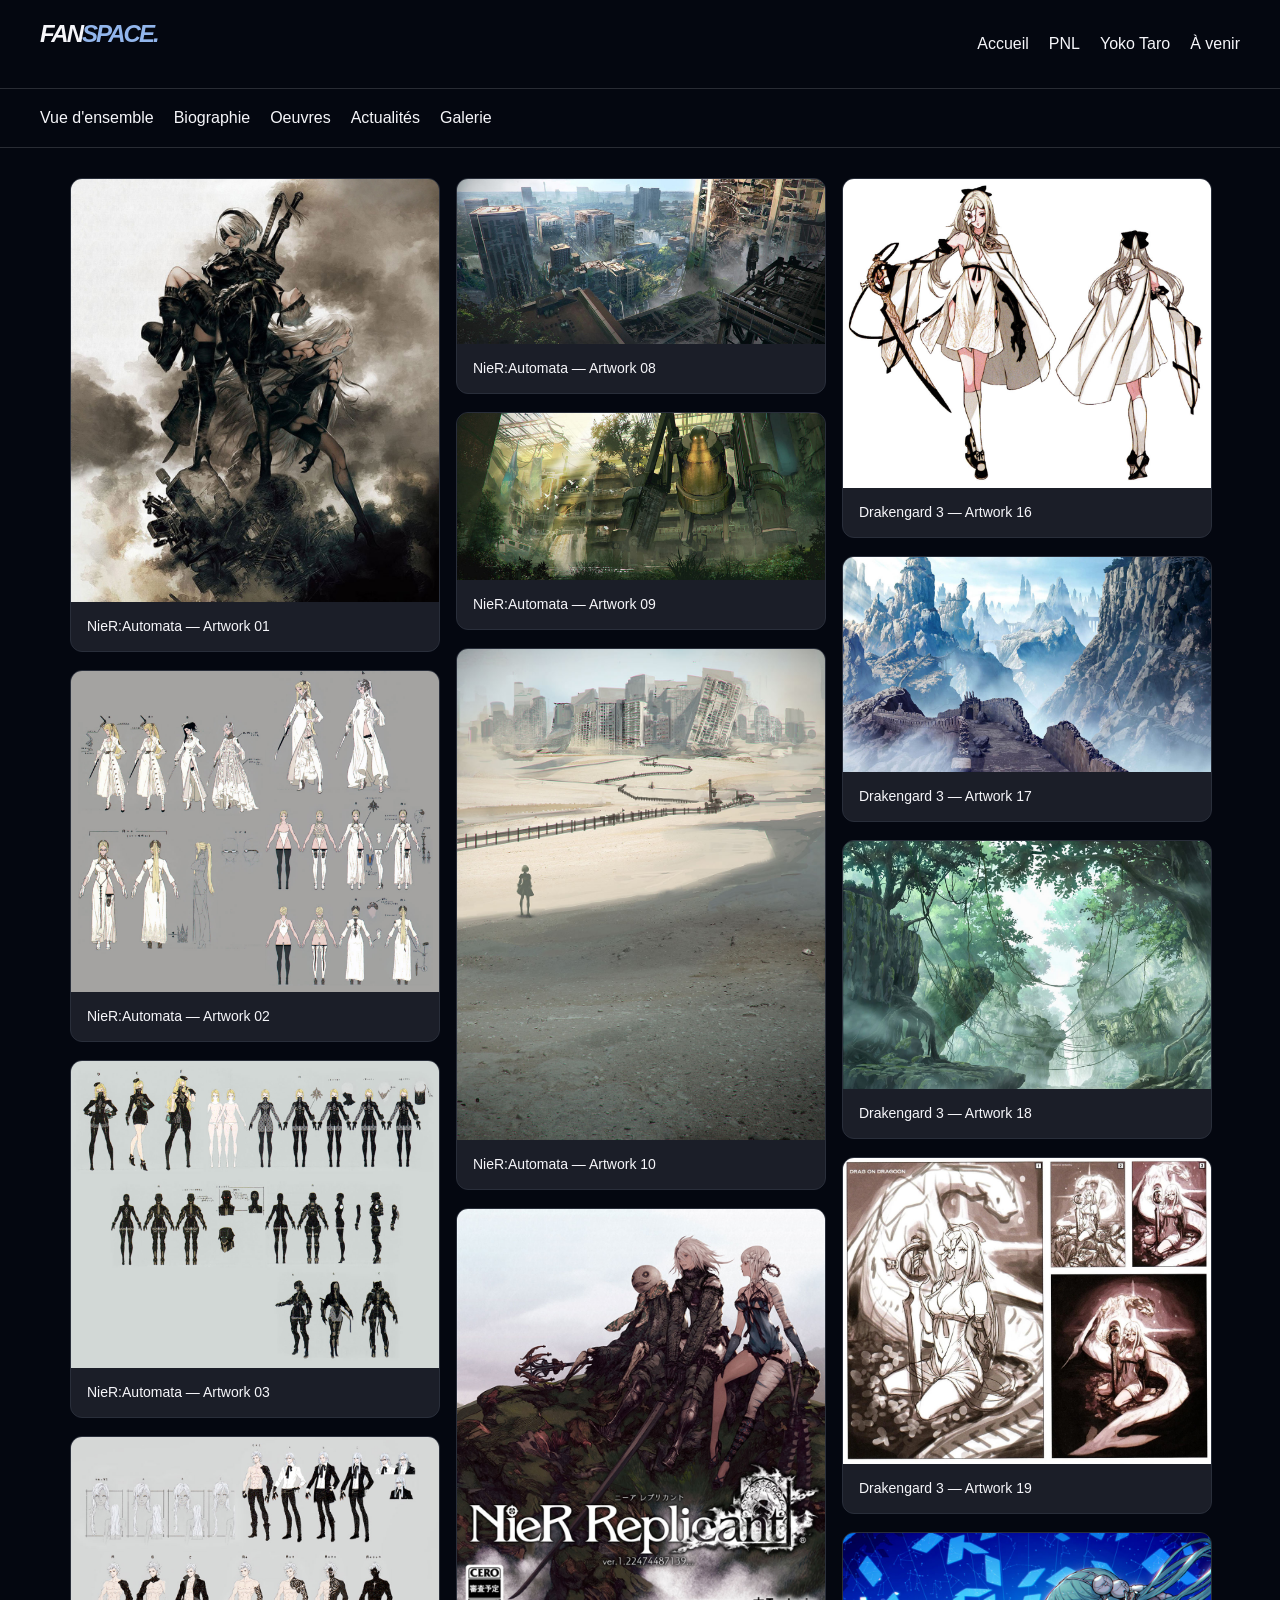
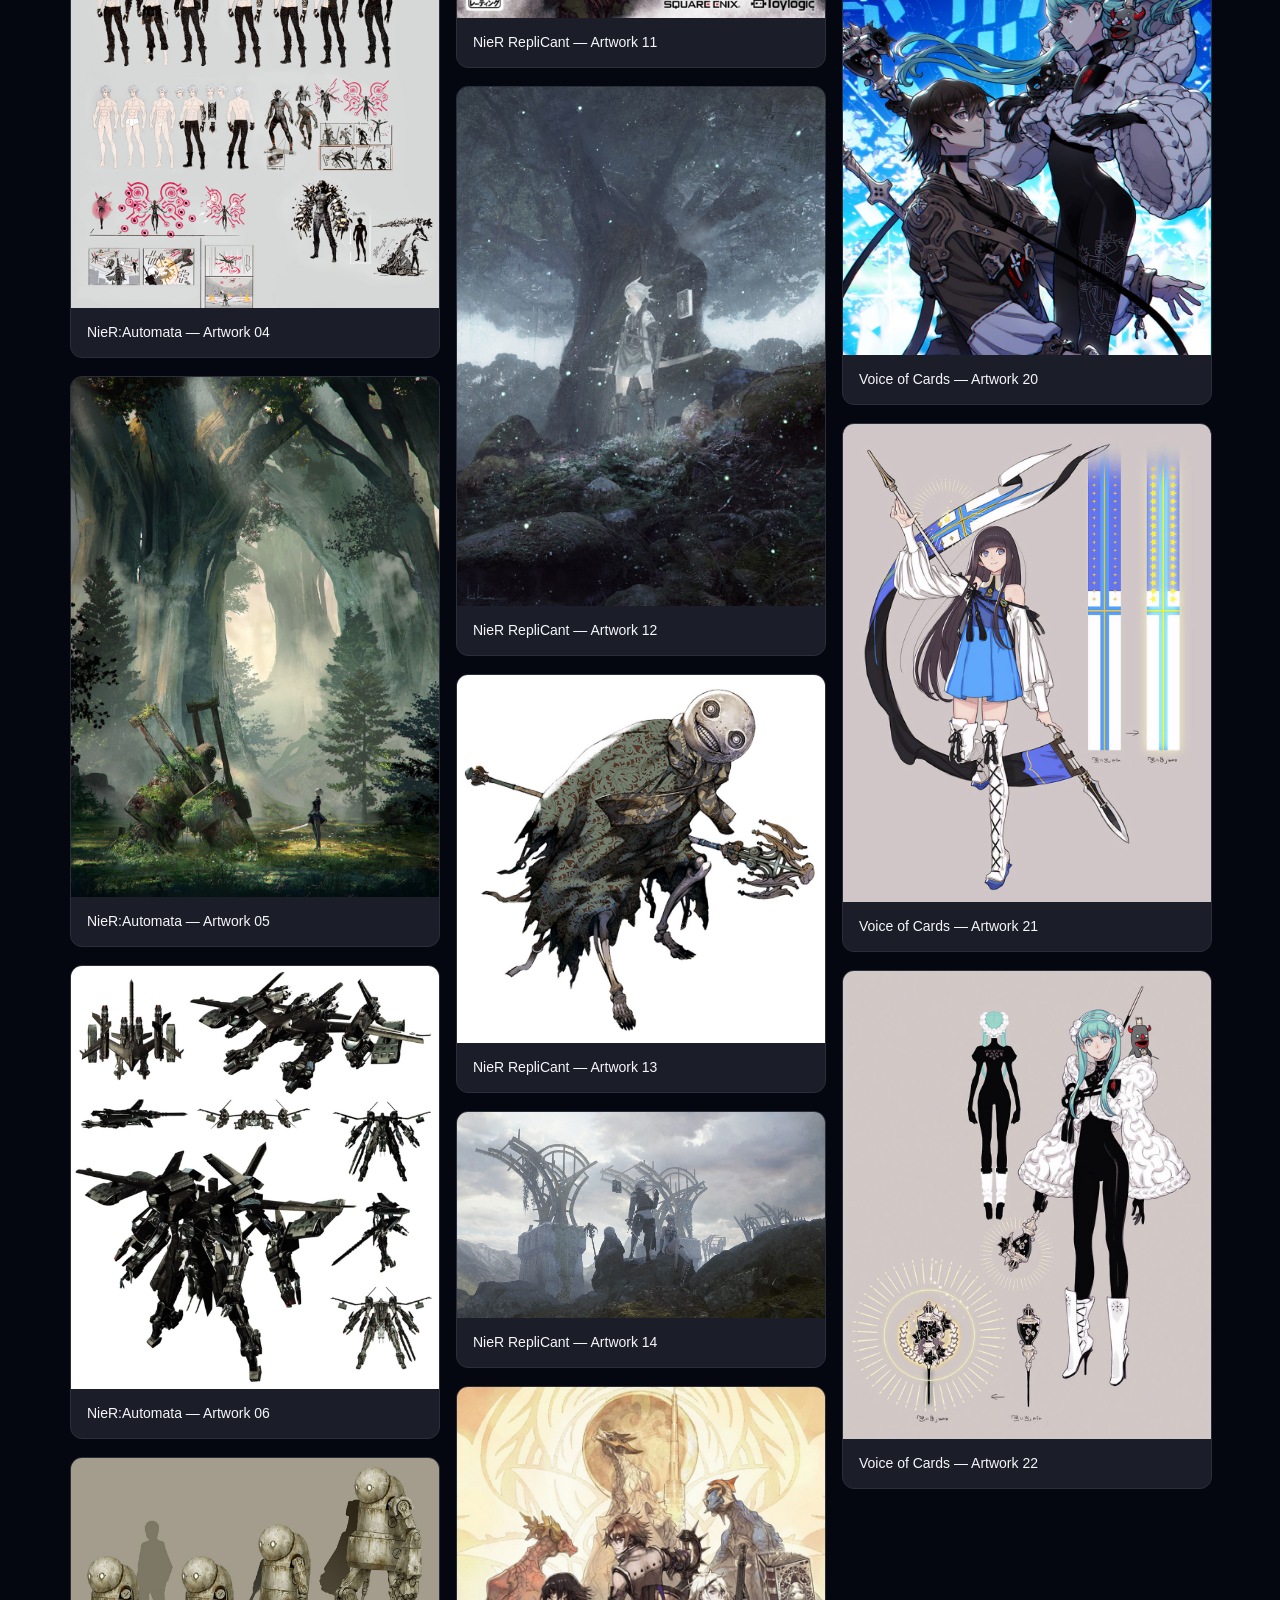
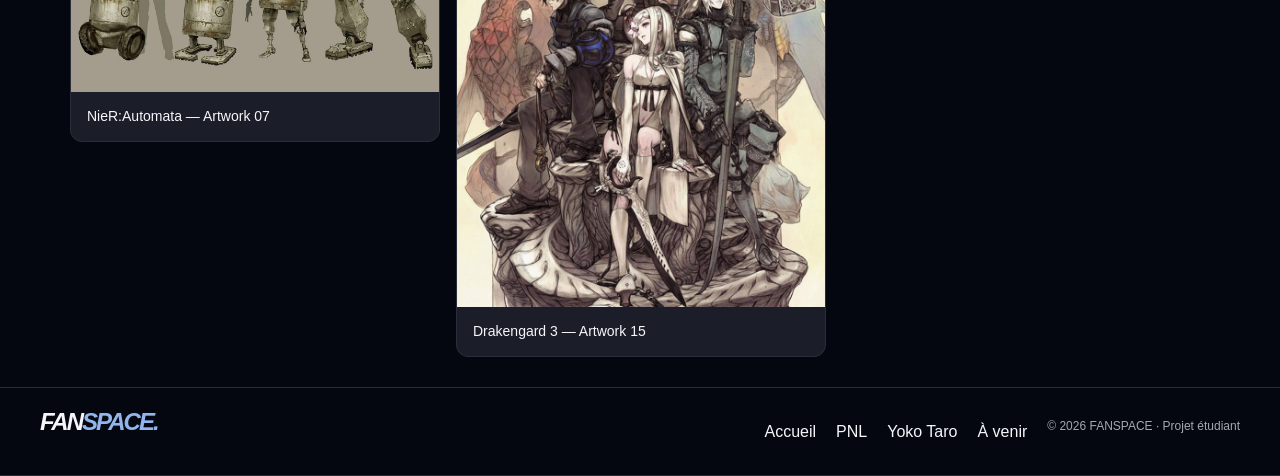
<file: yokotaro/gallery.html>
<!DOCTYPE html>
<html lang="fr">
<head>
    <meta charset="UTF-8">
    <meta name="viewport" content="width=device-width, initial-scale=1.0">
    <meta name="description" content="FANSPACE, la galerie de Yoko Taro.">
    <title>FANSPACE | Yoko Taro </title>
    <link rel="stylesheet" href="../css/yokotaro.css">
</head>
<body>
    <header>
        <section class="fansite-logo">
            <h1>FAN<span class="passion">SPACE.</span></h1>
        </section>
        <section class="hyperlink-header">
            <a href="../index.html" class="accueil-hyperlink">Accueil</a>
            <a href="../pnl/index.html" class="pnl-hyperlink">PNL</a>
            <a href="index.html" class="yokotaro-hyperlink">Yoko Taro</a>
            <a href="../index.html" class="incoming-hyperlink">À venir</a>
        </section>
    </header>

    <section class="hyperlink-yt">
        <a href="index.html">Vue d'ensemble</a>
        <a href="bio.html">Biographie</a>
        <a href="works.html">Oeuvres</a>
        <a href="news.html">Actualités</a>
        <a href="gallery.html">Galerie</a>
    </section>

    <section class="gallery">
        <figure class="gallery-item">
            <img src="../images/nier.jpg" alt="Image NieR:Automata">
            <figcaption>NieR:Automata — Artwork 01</figcaption>
        </figure>

        <figure class="gallery-item">
            <img src="../images/nier1.jpg" alt="Image NieR:Automata">
            <figcaption>NieR:Automata — Artwork 02</figcaption>
        </figure>

        <figure class="gallery-item">
            <img src="../images/nier3.jpg" alt="Image NieR:Automata">
            <figcaption>NieR:Automata — Artwork 03</figcaption>
        </figure>

        <figure class="gallery-item">
            <img src="../images/nier4.jpg" alt="Image NieR:Automata">
            <figcaption>NieR:Automata — Artwork 04</figcaption>
        </figure>

        <figure class="gallery-item">
            <img src="../images/nier5.jpg" alt="Image NieR:Automata">
            <figcaption>NieR:Automata — Artwork 05</figcaption>
        </figure>

        <figure class="gallery-item">
            <img src="../images/nier6.jpg" alt="Image NieR:Automata">
            <figcaption>NieR:Automata — Artwork 06</figcaption>
        </figure>

        <figure class="gallery-item">
            <img src="../images/nier7.jpg" alt="Image NieR:Automata">
            <figcaption>NieR:Automata — Artwork 07</figcaption>
        </figure>

        <figure class="gallery-item">
            <img src="../images/nier8.jpg" alt="Image NieR:Automata">
            <figcaption>NieR:Automata — Artwork 08</figcaption>
        </figure>

        <figure class="gallery-item">
            <img src="../images/nier9.jpg" alt="Image NieR:Automata">
            <figcaption>NieR:Automata — Artwork 09</figcaption>
        </figure>

        <figure class="gallery-item">
            <img src="../images/nier10.jpg" alt="Image NieR:Automata">
            <figcaption>NieR:Automata — Artwork 10</figcaption>
        </figure>

        <figure class="gallery-item">
            <img src="../images/nier11.jpg" alt="Image NieR:Automata">
            <figcaption>NieR RepliCant — Artwork 11</figcaption>
        </figure>

        <figure class="gallery-item">
            <img src="../images/nier12.jpg" alt="Image NieR:Automata">
            <figcaption>NieR RepliCant — Artwork 12</figcaption>
        </figure>

        <figure class="gallery-item">
            <img src="../images/nier13.jpg" alt="Image NieR:Automata">
            <figcaption>NieR RepliCant — Artwork 13</figcaption>
        </figure>

        <figure class="gallery-item">
            <img src="../images/nier14.jpg" alt="Image NieR:Automata">
            <figcaption>NieR RepliCant — Artwork 14</figcaption>
        </figure>

        <figure class="gallery-item">
            <img src="../images/nier15.jpg" alt="Image NieR:Automata">
            <figcaption>Drakengard 3 — Artwork 15</figcaption>
        </figure>

        <figure class="gallery-item">
            <img src="../images/nier16.jpg" alt="Image NieR:Automata">
            <figcaption>Drakengard 3 — Artwork 16</figcaption>
        </figure>

        <figure class="gallery-item">
            <img src="../images/nier17.jpg" alt="Image NieR:Automata">
            <figcaption>Drakengard 3 — Artwork 17</figcaption>
        </figure>

        <figure class="gallery-item">
            <img src="../images/nier18.jpg" alt="Image NieR:Automata">
            <figcaption>Drakengard 3 — Artwork 18</figcaption>
        </figure>

        <figure class="gallery-item">
            <img src="../images/nier19.jpg" alt="Image NieR:Automata">
            <figcaption>Drakengard 3 — Artwork 19</figcaption>
        </figure>

        <figure class="gallery-item">
            <img src="../images/nier20.jpg" alt="Image NieR:Automata">
            <figcaption>Voice of Cards — Artwork 20</figcaption>
        </figure>

        <figure class="gallery-item">
            <img src="../images/nier21.jpg" alt="Image NieR:Automata">
            <figcaption>Voice of Cards — Artwork 21</figcaption>
        </figure>

        <figure class="gallery-item">
            <img src="../images/nier22.jpg" alt="Image NieR:Automata">
            <figcaption>Voice of Cards — Artwork 22</figcaption>
        </figure>

</section>

    <footer>
        <section class="fansite-logo">
            <h1>FAN<span class="passion">SPACE.</span></h1>
        </section>
        <section class="hyperlink-header">
            <a href="../index.html" class="accueil-hyperlink">Accueil</a>
            <a href="../pnl/index.html" class="pnl-hyperlink">PNL</a>
            <a href="index.html" class="yokotaro-hyperlink">Yoko Taro</a>
            <a href="../index.html" class="incoming-hyperlink">À venir</a>
            <p class="copyright">© 2026 FANSPACE · Projet étudiant</p>
        </section>
    </footer>

</body>
</html>
</file>
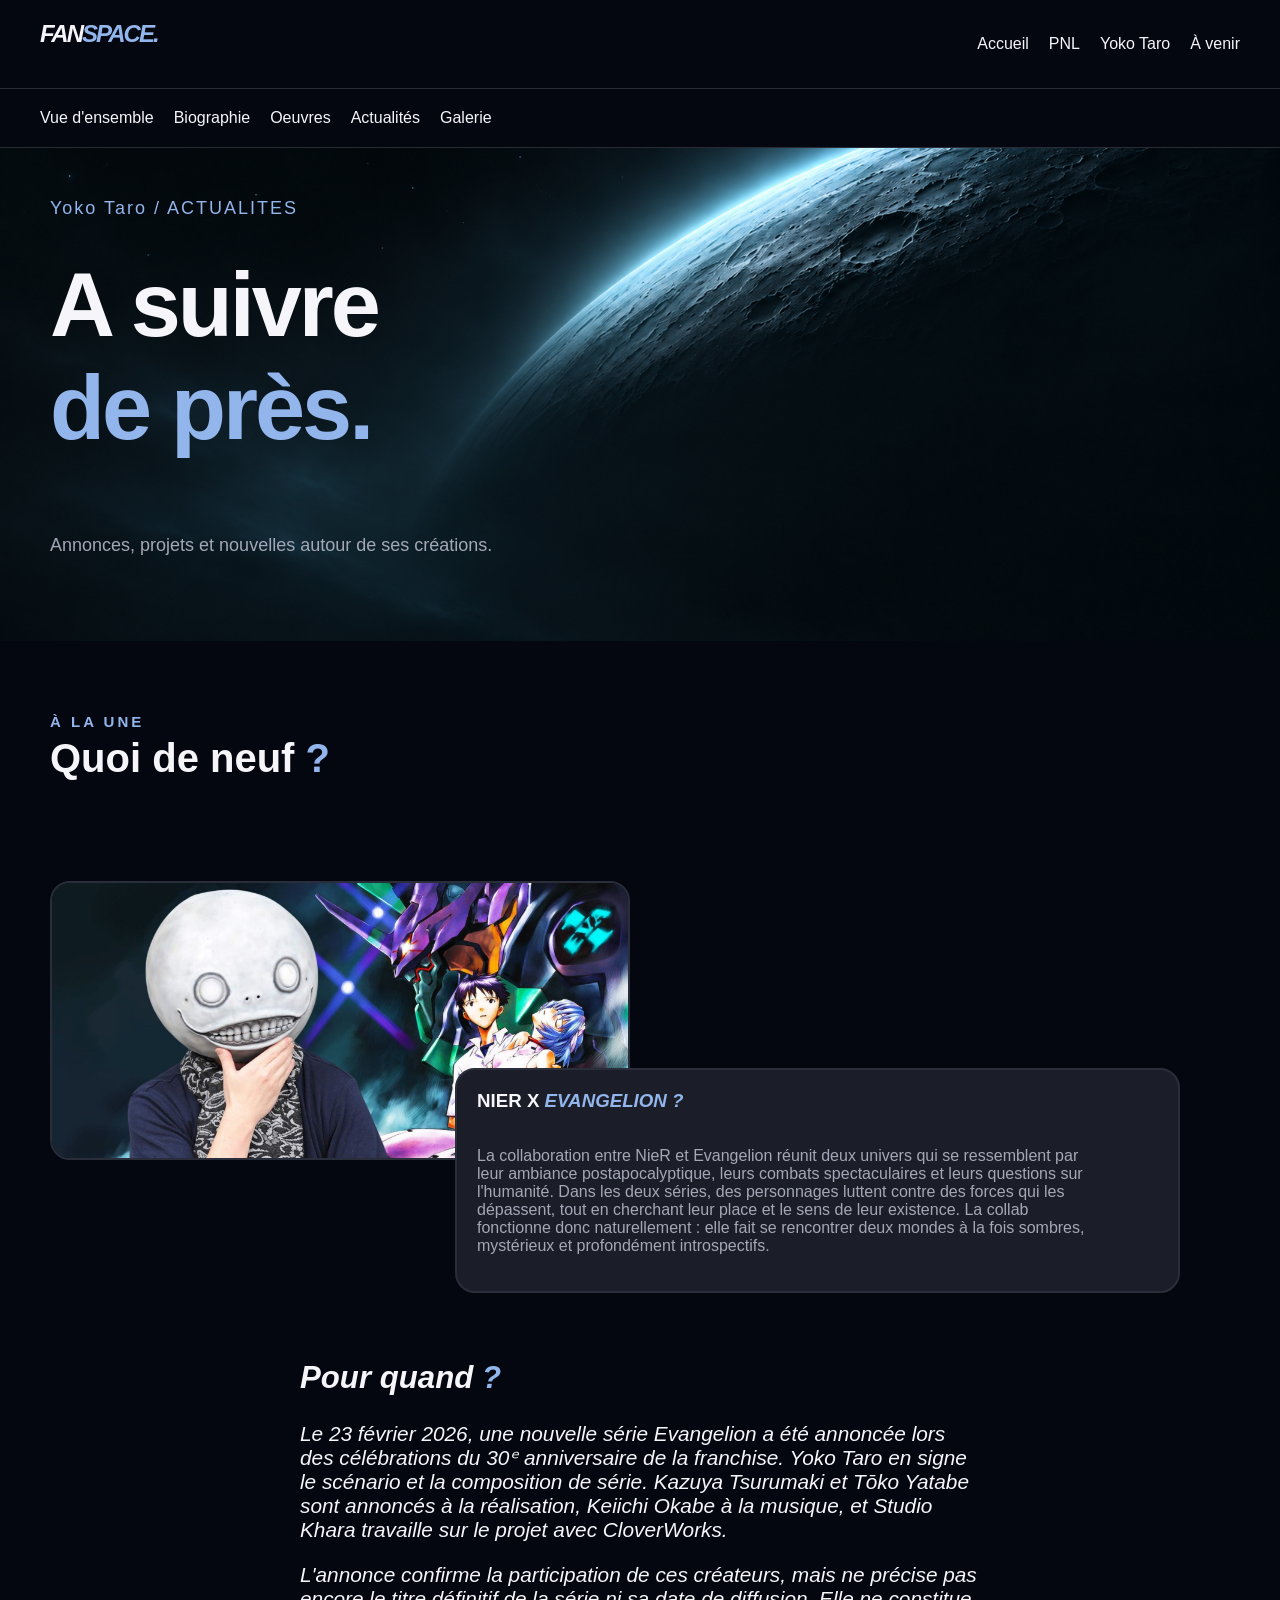
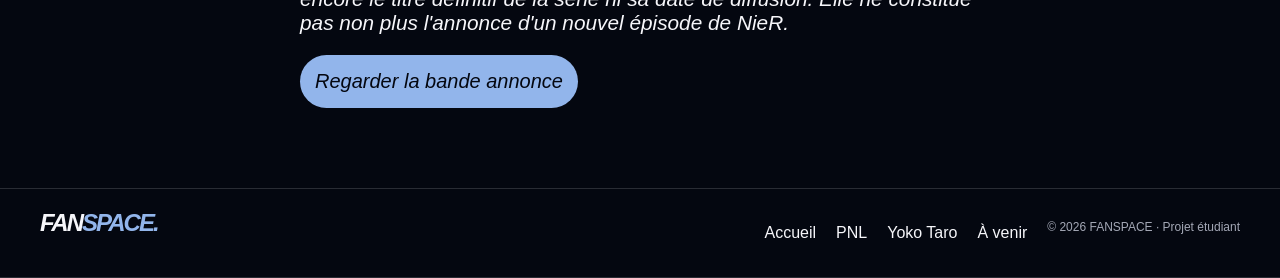
<file: yokotaro/news.html>
<!DOCTYPE html>
<html lang="fr">
<head>
    <meta charset="UTF-8">
    <meta name="viewport" content="width=device-width, initial-scale=1.0">
    <meta name="description" content="FANSPACE, les actualités sur Yoko Taro.">
    <title>FANSPACE | Yoko Taro</title>
    <link rel="stylesheet" href="../css/yokotaro.css">
</head>
<body>
    <header>
        <section class="fansite-logo">
            <h1>FAN<span class="passion">SPACE.</span></h1>
        </section>
        <section class="hyperlink-header">
            <a href="../index.html" class="accueil-hyperlink">Accueil</a>
            <a href="../pnl/index.html" class="pnl-hyperlink">PNL</a>
            <a href="index.html" class="yokotaro-hyperlink">Yoko Taro</a>
            <a href="../index.html" class="incoming-hyperlink">À venir</a>
        </section>
    </header>

    <section class="hyperlink-yt">
        <a href="index.html">Vue d'ensemble</a>
        <a href="bio.html">Biographie</a>
        <a href="works.html">Oeuvres</a>
        <a href="news.html">Actualités</a>
        <a href="gallery.html">Galerie</a>
    </section>

    <section class="presentation">
        <p class="domain">Yoko Taro / ACTUALITES</p>
        <h1>A suivre<br><span class="taro">de près.</span></h1>
        <p class="domain-text">Annonces, projets et nouvelles autour de ses créations.</p>
    </section>

    <section class="discover-univers">
        <h3 class="our-univers"><span class="discover">À LA UNE</span><BR>Quoi de neuf<span class="passion"> ?</span></h3>
    </section>

    <section class="news-description">
        <img src="../images/yk-news.jpg"alt="Yoko Taro and Evangelion"class="news-pic">
        <section class="news-sub">
            <h1>NIER X <span class="taro">EVANGELION ?</span></h1>
            <p class="news-collab">La collaboration entre NieR et Evangelion réunit deux univers qui se ressemblent par leur ambiance postapocalyptique, leurs combats spectaculaires et leurs questions sur l'humanité. Dans les deux séries, des personnages luttent contre des forces qui les dépassent, tout en cherchant leur place et le sens de leur existence. La collab fonctionne donc naturellement : elle fait se rencontrer deux mondes à la fois sombres, mystérieux et profondément introspectifs.</p>
        </section>
    </section>

    <section class="news">
        <h1>Pour quand<span class="taro"> ?</span></h1>
        <p>Le 23 février 2026, une nouvelle série Evangelion a été annoncée lors des célébrations du 30ᵉ anniversaire de la franchise. Yoko Taro en signe le scénario et la composition de série. Kazuya Tsurumaki et Tōko Yatabe sont annoncés à la réalisation, Keiichi Okabe à la musique, et Studio Khara travaille sur le projet avec CloverWorks.</p>
        <p>L'annonce confirme la participation de ces créateurs, mais ne précise pas encore le titre définitif de la série ni sa date de diffusion. Elle ne constitue pas non plus l'annonce d'un nouvel épisode de NieR.</p>
        <a class="explore" href="https://www.youtube.com/watch?v=tC_DJWqHXD4">Regarder la bande annonce</a>
    </section>

    <footer>
        <section class="fansite-logo">
            <h1>FAN<span class="passion">SPACE.</span></h1>
        </section>
        <section class="hyperlink-header">
            <a href="../index.html" class="accueil-hyperlink">Accueil</a>
            <a href="../pnl/index.html" class="pnl-hyperlink">PNL</a>
            <a href="index.html" class="yokotaro-hyperlink">Yoko Taro</a>
            <a href="../index.html" class="incoming-hyperlink">À venir</a>
            <p class="copyright">© 2026 FANSPACE · Projet étudiant</p>
        </section>
    </footer>

</body>
</html>
</file>
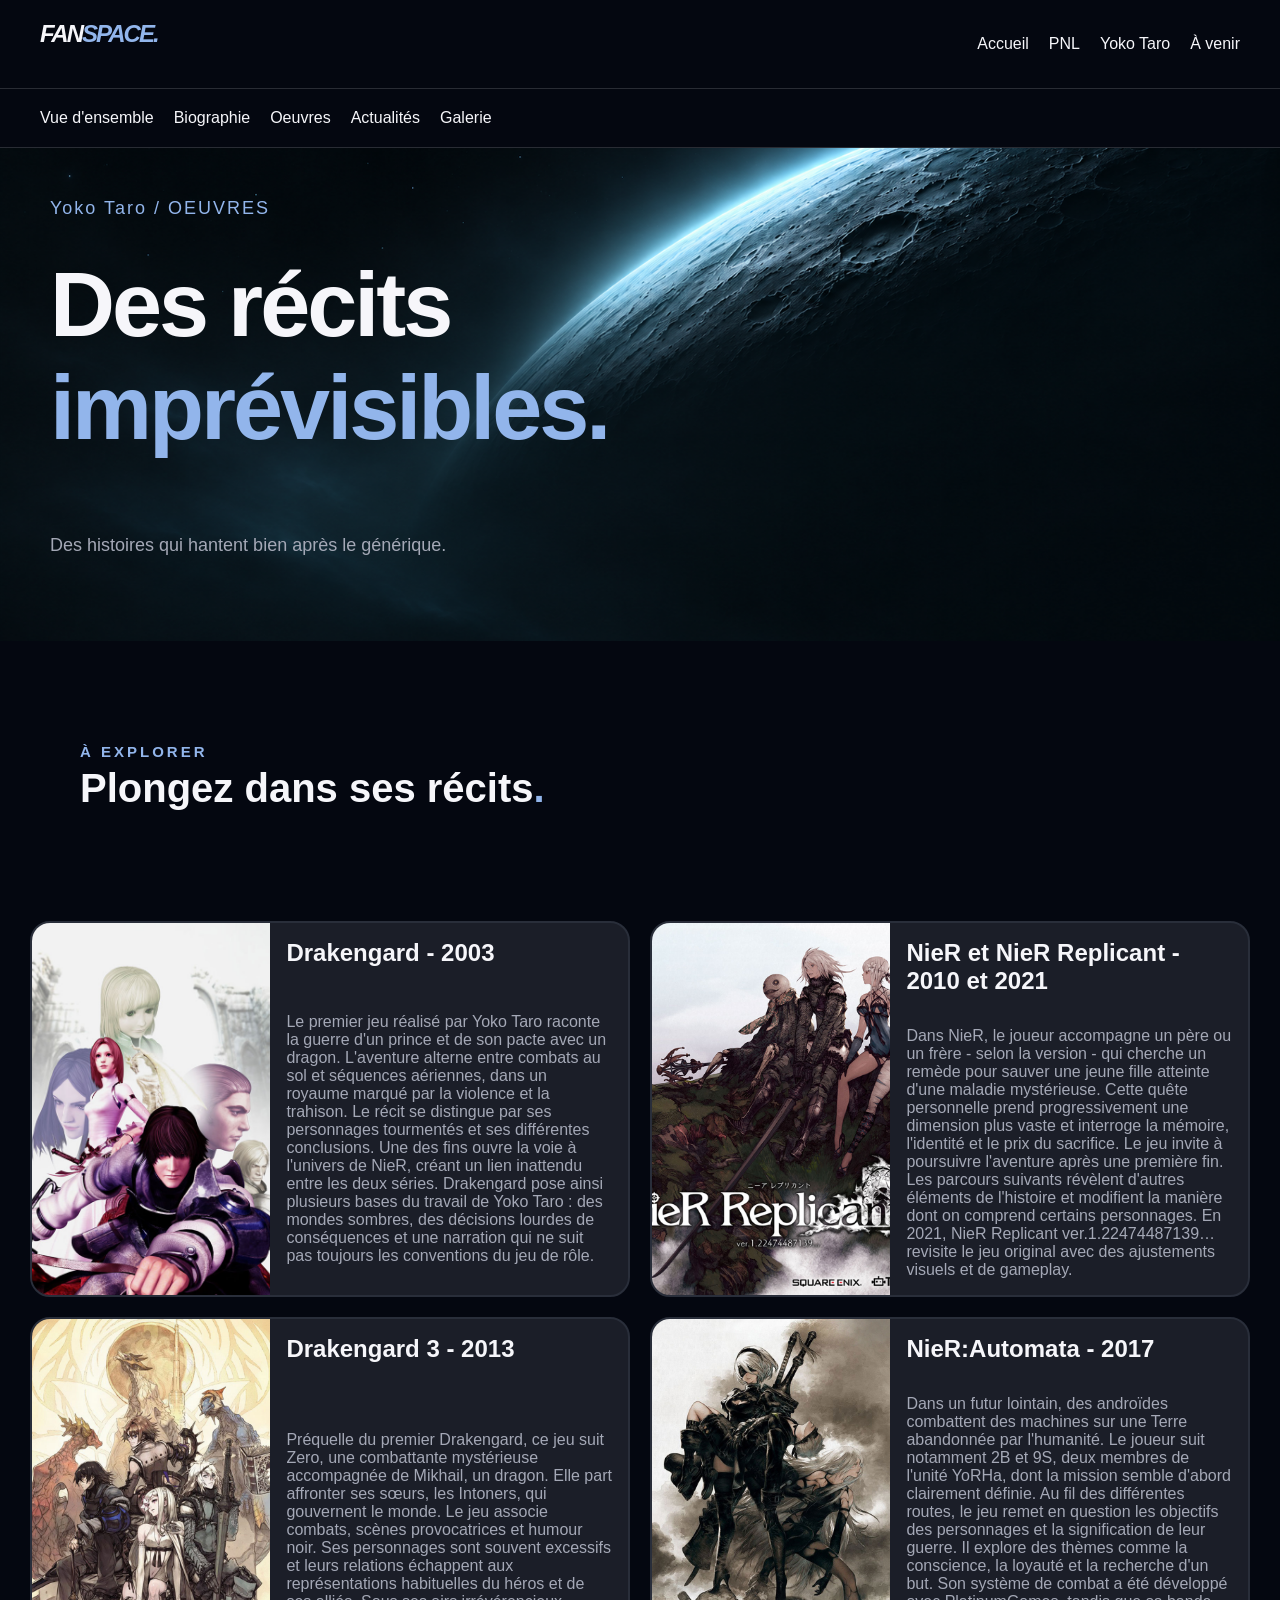
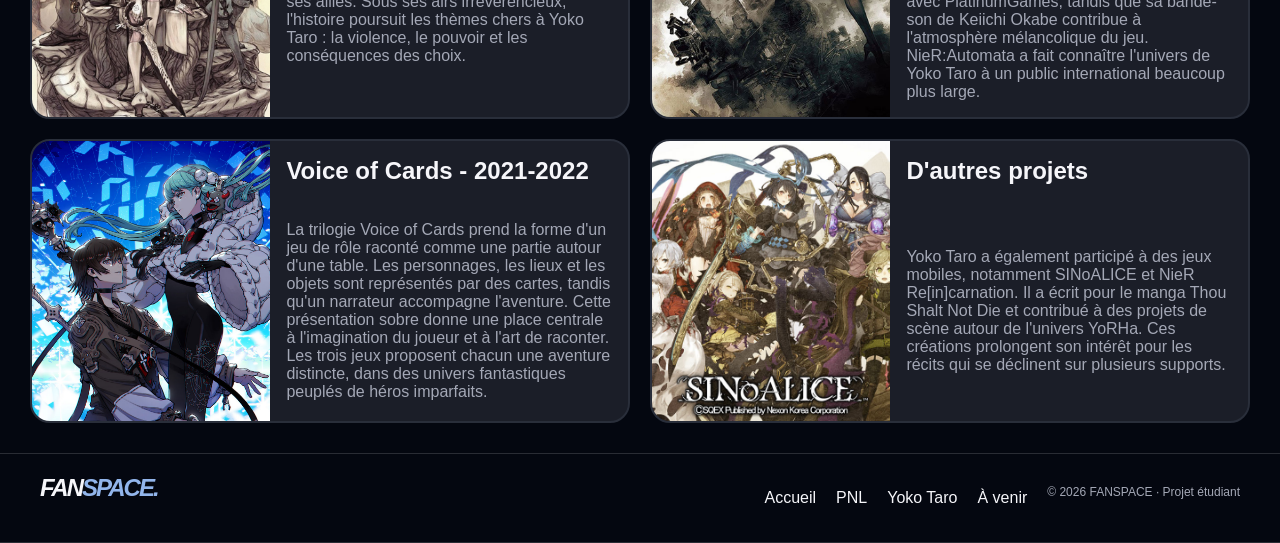
<file: yokotaro/works.html>
<!DOCTYPE html>
<html lang="fr">
<head>
    <meta charset="UTF-8">
    <meta name="viewport" content="width=device-width, initial-scale=1.0">
    <meta name="description" content="FANSPACE, les oeuvres majeures de Yoko Taro.">
    <title>FANSPACE | Yoko Taro</title>
    <link rel="stylesheet" href="../css/yokotaro.css">
</head>
<body>
    <header>
        <section class="fansite-logo">
            <h1>FAN<span class="passion">SPACE.</span></h1>
        </section>
        <section class="hyperlink-header">
            <a href="../index.html" class="accueil-hyperlink">Accueil</a>
            <a href="../pnl/index.html" class="pnl-hyperlink">PNL</a>
            <a href="index.html" class="yokotaro-hyperlink">Yoko Taro</a>
            <a href="../index.html" class="incoming-hyperlink">À venir</a>
        </section>
    </header>

    <section class="hyperlink-yt">
        <a href="index.html">Vue d'ensemble</a>
        <a href="bio.html">Biographie</a>
        <a href="works.html">Oeuvres</a>
        <a href="news.html">Actualités</a>
        <a href="gallery.html">Galerie</a>
    </section>

    <section class="presentation">
        <p class="domain">Yoko Taro / OEUVRES</p>
        <h1>Des récits<br><span class="taro">imprévisibles.</span></h1>
        <p class="domain-text">Des histoires qui hantent bien après le générique.</p>
    </section>

    <section class="work">
        <section class="discover-univers">
        <h3 class="our-univers"><span class="discover">À EXPLORER</span><BR>Plongez dans ses récits<span class="passion">.</span></h3>
        </section>
        <section class="drakengard">    
            <img src="../images/nier23.jpg" alt="Drakengard artwork">
            <h2 class="work-sub">Drakengard - 2003</h2>
            <p class="work-text">Le premier jeu réalisé par Yoko Taro raconte la guerre d'un prince et de son pacte avec un dragon. L'aventure alterne entre combats au sol et séquences aériennes, dans un royaume marqué par la violence et la trahison.
            Le récit se distingue par ses personnages tourmentés et ses différentes conclusions. Une des fins ouvre la voie à l'univers de NieR, créant un lien inattendu entre les deux séries. Drakengard pose ainsi plusieurs bases du travail de Yoko Taro : des mondes sombres, des décisions lourdes de conséquences et une narration qui ne suit pas toujours les conventions du jeu de rôle.</p>
        </section>
        <section class="nier">    
            <img src="../images/nier11.jpg" alt="Nier artwork">
            <h2 class="work-sub">NieR et NieR Replicant - 2010 et 2021</h2>
            <p class="work-text">Dans NieR, le joueur accompagne un père ou un frère - selon la version - qui cherche un remède pour sauver une jeune fille atteinte d'une maladie mystérieuse. Cette quête personnelle prend progressivement une dimension plus vaste et interroge la mémoire, l'identité et le prix du sacrifice.
            Le jeu invite à poursuivre l'aventure après une première fin. Les parcours suivants révèlent d'autres éléments de l'histoire et modifient la manière dont on comprend certains personnages. En 2021, NieR Replicant ver.1.22474487139… revisite le jeu original avec des ajustements visuels et de gameplay.</p>
        </section>
        <section class="drakengard3">    
            <img src="../images/nier15.jpg" alt="Drakengard 3 artwork">
            <h2 class="work-sub">Drakengard 3 - 2013</h2>
            <p class="work-text">Préquelle du premier Drakengard, ce jeu suit Zero, une combattante mystérieuse accompagnée de Mikhail, un dragon. Elle part affronter ses sœurs, les Intoners, qui gouvernent le monde.
            Le jeu associe combats, scènes provocatrices et humour noir. Ses personnages sont souvent excessifs et leurs relations échappent aux représentations habituelles du héros et de ses alliés. Sous ses airs irrévérencieux, l'histoire poursuit les thèmes chers à Yoko Taro : la violence, le pouvoir et les conséquences des choix.</p>
        </section>
        <section class="nierautomata">     
            <img src="../images/nier.jpg" alt="Nier:Automata artwork">
            <h2 class="work-sub">NieR:Automata - 2017</h2>
            <p class="work-text">Dans un futur lointain, des androïdes combattent des machines sur une Terre abandonnée par l'humanité. Le joueur suit notamment 2B et 9S, deux membres de l'unité YoRHa, dont la mission semble d'abord clairement définie.
            Au fil des différentes routes, le jeu remet en question les objectifs des personnages et la signification de leur guerre. Il explore des thèmes comme la conscience, la loyauté et la recherche d'un but. Son système de combat a été développé avec PlatinumGames, tandis que sa bande-son de Keiichi Okabe contribue à l'atmosphère mélancolique du jeu. NieR:Automata a fait connaître l'univers de Yoko Taro à un public international beaucoup plus large.</p>
        </section>
        <section class="voc">    
            <img src="../images/nier20.jpg" alt="Voice of Cards artwork">
            <h2 class="work-sub">Voice of Cards - 2021-2022</h2>
            <p class="work-text">La trilogie Voice of Cards prend la forme d'un jeu de rôle raconté comme une partie autour d'une table. Les personnages, les lieux et les objets sont représentés par des cartes, tandis qu'un narrateur accompagne l'aventure.
            Cette présentation sobre donne une place centrale à l'imagination du joueur et à l'art de raconter. Les trois jeux proposent chacun une aventure distincte, dans des univers fantastiques peuplés de héros imparfaits.</p>
        </section>
        <section class="proj">   
            <img src="../images/nier24.jpg" alt="SINoALICE artwork">
            <h2 class="work-sub">D'autres projets</h2>
            <p class="work-text">Yoko Taro a également participé à des jeux mobiles, notamment SINoALICE et NieR Re[in]carnation. Il a écrit pour le manga Thou Shalt Not Die et contribué à des projets de scène autour de l'univers YoRHa. Ces créations prolongent son intérêt pour les récits qui se déclinent sur plusieurs supports.</p>
        </section>
    </section>

    <footer>
        <section class="fansite-logo">
            <h1>FAN<span class="passion">SPACE.</span></h1>
        </section>
        <section class="hyperlink-header">
            <a href="../index.html" class="accueil-hyperlink">Accueil</a>
            <a href="../pnl/index.html" class="pnl-hyperlink">PNL</a>
            <a href="index.html" class="yokotaro-hyperlink">Yoko Taro</a>
            <a href="../index.html" class="incoming-hyperlink">À venir</a>
            <p class="copyright">© 2026 FANSPACE · Projet étudiant</p>
        </section>
    </footer>

</body>
</html>
</file>
<file: css/style.css>
/* Accueil - variables */

:root {
    --background: #040710;
    --surface: #1b1e28;
    --text: #f6f6fa;
    --secondary: #a4a8b6;
    --accent: #a5a8ff;
    --border: #292e3a;
   --pnl:  #bd95ff;
}

/* Accueil - base */

html{
    scroll-behavior: smooth;


}

body{
    color: var(--text);
    font-family: 'Inter', Arial, sans-serif;
    margin: 0;
    padding: 0;
    background-color: var(--background);
}

a { color: inherit; text-decoration: none; }

img { display: block; max-width: 100%; }

h1, h2, h3, p { margin-top: 0; }

h1, h2, h3 { font-family: 'Manrope', Arial, sans-serif; }

/* Accueil - header / footer / nav */

footer, header{
    background-color: var(--background);
    margin: 0;
    margin-top: 0;
    display: flex;
    justify-content: space-between;
    align-items: center;
    padding: 20px 40px;
    border-bottom: 1px solid #292c34;
}

.fansite-logo{
    letter-spacing: -2px;
    font-style: italic;
}

footer{
    border-top: 1px solid #292c34;
}

.hyperlink-header {
    display: flex;
    gap: 20px;
}

.accueil-hyperlink:hover,
.pnl-hyperlink:hover,
.yokotaro-hyperlink:hover,
.incoming-hyperlink:hover{
    color: var(--accent);
    transition: 0.3s;
}

/* Accueil - banniere */

.presentation{
    padding: 50px 50px;
    background: url(../images/background.png);
    opacity: 50;

}

.presentation h1{
    font-size: 90px;
    font-weight: 800px;
    line-height: 1.1;
    letter-spacing: -3px;
}

.presentation p{
    margin-bottom: 30px;
    font-size: 18px;
}

.explore{
    margin-top: 35px;
    background-color: var(--accent);
    border-radius: 30px;
    padding: 15px 15px;
    text-decoration: none;
    font-size: 20px;
    border: none;
    cursor: pointer;
    color: #040710;
}

.passion{
    color: var(--accent);
}

.domain, .our-concept{
    margin-top: 30px;
    color: var(--accent);
}

/* Accueil - sections */

.discover{
    color: var(--accent);
    letter-spacing: 3px;
    font-size: 15px;
}

.our-univers, .project{
    font-size: 40px;
}

/* Accueil - concept */

.concept{
    margin: 30px;
    border-top: 1px solid #292c34;
}

/* Accueil - sections */

.discover-univers{
    margin: 50px 50px;
}

/* Accueil - grid */

.grid {
    display: flex;
    gap: 25px;
    margin: 30px 4%;
    justify-content: space-around;
    flex-wrap: wrap;
}

/* Accueil - cards */

.pnl-card,
.yokotaro-card,
.incoming-card {
    min-width: 0;
    background-color: var(--surface);
    border: 2px solid  #292e3a;
    border-radius: 20px;
    overflow: hidden;

}

.pnl-poster,
.yokotaro-poster,
.incoming-poster{
    width: 100%;
    height: 280px;
    object-fit: cover;
    display: block;
    
}

/* Accueil - cards */

.card-domain{
    color: var(--accent);
    font-size: 13px;
    font-weight: bold;
    letter-spacing: 2px;
    margin: 10px 10px 10px
}

.card-name{
    font-size: 32px;
    margin: 0 10px
}

/* Accueil - footer */

.copyright{
    color: var(--secondary);
    font-size: 12px;
}

/* Accueil - cards */

.card-description, .concept-description{
    color: var(--secondary);
    font-size: 16px;
    margin: 10px 10px 30px
}

/* Accueil - cards */

.pnl-card .card-domain{
    color: #bd95ff
}

.yokotaro-card .card-domain {
    color: #92b5eb;
}

.incoming-card .card-domain {
    color: #b6b5d0;
}

.pnl-card,
.yokotaro-card,
.incoming-card {
    transition: 0.3s;
}

.pnl-card:hover,
.yokotaro-card:hover,
.incoming-card:hover {
    transform: translateY(-8px);
    border-color: #bd95ff;
    box-shadow: 0 0 25px #bd95ff25;
}

.yokotaro-card:hover{
    border-color: #92b5eb;
}

.incoming-card:hover{
    border-color: #a4a8b6;
}

/* Accueil - responsive 767px */

@media screen and (max-width: 767px) {

    header, footer {
            flex-direction: column;
            padding: 20px 10px;
            gap: 15px;
            text-align: center;
        }

    .fansite-logo h1 {
            margin: 0;
            font-size: 28px;
        }

    .hyperlink-header {
            flex-wrap: wrap;
            justify-content: center;
            gap: 15px;
            font-size: 14px;
        }


    .presentation {
            padding: 30px 20px;
            background-size: cover;
            background-position: center;
        }

    .presentation h1 {
            font-size: 45px;
            letter-spacing: -2px;
        }

    .presentation p {
            font-size: 15px;
            line-height: 1.6;
        }

    .explore {
            display: inline-block;
            font-size: 15px;
            padding: 12px 20px;
        }


    .discover-univers {
            margin: 30px 20px;
        }

    .our-univers, .project {
            font-size: 30px;
        }


    .card-name {
            font-size: 26px;
        }

    .card-description, .concept-description {
            font-size: 14px;
            line-height: 1.6;
        }


    .concept {
            margin: 20px;
        }

    .copyright {
            width: 100%;
            text-align: center;
        }
}

/* Accueil - responsive 1024px */

@media screen and (max-width: 1024px) {


    header, footer {
            padding: 20px;
        }

    .hyperlink-header {
            gap: 15px;
            flex-wrap: wrap;
            justify-content: center;
        }


    .presentation {
            padding: 35px;
        }

    .presentation h1 {
            font-size: 65px;
        }

    .presentation p {
            font-size: 16px;
        }


    .our-univers, .project {
            font-size: 35px;
        }

    footer {
            flex-direction: column;
            gap: 15px;
        }
}
</file>
<file: css/pnl.css>
/* PNL commun - variables */

:root {
    --background: #040710;
    --surface: #1b1e28;
    --text: #f6f6fa;
    --secondary: #a4a8b6;
    --accent:  #bd95ff;
    --border: #292e3a;
}

/* PNL commun - base */

body{
    color: var(--text);
    font-family: 'Inter', Arial, sans-serif;
    margin: 0;
    padding: 0;
    background-color: var(--background);
}

a { color: inherit; text-decoration: none; }

img { display: block; max-width: 100%; }

h1, h2, h3, p { margin-top: 0; }

h1, h2, h3 { font-family: 'Manrope', Arial, sans-serif; }

/* PNL commun - header / footer / nav */

footer, header{
    background-color: var(--background);
    margin: 0;
    margin-top: 0;
    display: flex;
    justify-content: space-between;
    align-items: center;
    padding: 20px 40px;
    border-bottom: 1px solid #292c34;
}

.fansite-logo{
    letter-spacing: -2px;
    font-style: italic;
}

footer{
    border-top: 1px solid #292c34;
}

.hyperlink-header {
    display: flex;
    gap: 20px;
}

.accueil-hyperlink:hover,
.pnl-hyperlink:hover,
.yokotaro-hyperlink:hover,
.incoming-hyperlink:hover{
    color: var(--accent);
    transition: 0.3s;
}

.pnl-navigation{
    background-color: var(--background);
    margin: 0;
    margin-top: 0;
    display: flex;
    justify-content: space-between;
    align-items: center;
    padding: 20px 40px;
    border-bottom: 1px solid #292c34;
    gap: 30px;
}

.hyperlink-header-pnl {
    display: flex;
    gap: 20px;
}

.hyperlink-header-pnl a:hover {
    color: var(--accent);
    transition: 0.3s;
}

/* PNL commun - banner */

.presentation{
    padding: 50px 50px;
    background: url(../images/qlf-background.png);
    opacity: 50;

}

.presentation h1{
    font-size: 90px;
    font-weight: 800px;
    line-height: 1.1;
    letter-spacing: -3px;

}

.domain{
    letter-spacing: 2px;
}

.second-title{
    font-size: 25px;
}

.presentation-description{
    color: var(--secondary);
    margin-bottom: 35px;
}

.explore{
    border-top: 1px solid #292c34;
    background-color: var(--accent);
    margin-top: 10px;
    border-radius: 30px;
    padding: 15px 15px;
    text-decoration: none;
    font-size: 20px;
    border: none;
    cursor: pointer;
    color: #040710;
}

.passion, .domain{
    color: var(--accent);
}

.domain, .our-concept{
    margin-top: 30px;
    color: var(--accent);
}

/* PNL accueil - sections */

.discover{
    color: var(--accent);
    letter-spacing: 3px;
    font-size: 15px;
}

.our-univers, .project{
    font-size: 40px;
}

/* PNL accueil - concept */

.concept{
    margin: 30px;
    border-top: 1px solid #292c34;
}

/* PNL accueil - sections */

.discover-univers{
    margin: 50px 50px;
}

/* PNL accueil - grid */

.grid {
    display: grid;
    grid-template-columns: repeat(3, minmax(0, 1fr));
    grid-auto-rows: 1fr;
    align-items: stretch;
    gap: 20px;
    margin: 40px;
}

/* PNL accueil - cards */

.history-card,
.disco-card,
.gallery-link-card {
    background-color: #1b1e27;
    border: 2px solid #2b2e39;
    border-radius: 20px;
    padding: 20px;
    min-height: 200px;
    box-sizing: border-box;
    min-width: 0;

}

.history-card:hover,
.disco-card:hover,
.gallery-link-card:hover{
    background-color: #20152a;
    border: 2px solid #bd95ff;
    transition: 1s;
}

/* PNL accueil - titles */

.grid .card-name {
    overflow-wrap: anywhere;
}

/* PNL accueil - tablet */

@media screen and (min-width: 768px) and (max-width: 1024px) {
    .grid .card-name {
        font-size: clamp(18px, 2.5vw, 26px);
    }
}

/* PNL accueil - responsive 767px */

@media screen and (max-width: 767px) {

    /* PNL accueil - grid */

    .grid {
            grid-template-columns: 1fr;
        }
}

/* PNL commun - cards */

.card-domain{
    color: var(--accent);
    font-size: 13px;
    font-weight: bold;
    letter-spacing: 2px;
    margin: 10px 10px 10px
}

.card-name{
    font-size: 32px;
    margin: 0 10px
}

/* PNL commun - footer */

.copyright{
    color: var(--secondary);
    font-size: 12px;
}

/* PNL commun - cards */

.card-description, .concept-description{
    color: var(--secondary);
    font-size: 16px;
    margin: 20px 10px 30px
}

/* PNL accueil - featured album */

.overview-highlight {
    display: flex;
    align-items: center;
    justify-content: space-between;
    gap: 30px;
    background-color: #1b1e27;
    border: 2px solid #2b2e39;
    padding: 30px;
    margin-top: 30px;
}

.overview-image {
    width: 40%;
}

.overview-image img {
    width: 75%;
    display: block;
    object-fit: cover;

}

.overview-image img:hover{
    border: 2px solid #bd95ff;
    transform: scale(1.05);
    transition: 1s;
}

.overview-text {
    width: 60%;
}

.overview-label {
    color: #b58cff;
    font-size: 14px;
    font-weight: 700;
    letter-spacing: 2px;
    margin-bottom: 10px;
}

.overview-title {
    color: white;
    font-size: 42px;
    margin: 0 0 15px 0;
}

.overview-description {
    color: #a7aab4;
    font-size: 20px;
    line-height: 1.5;
    margin: 0;
}

/* PNL histoire - intro */

.history-origins {
    display: flex;
    align-items: center;
    gap: 40px;
    margin: 30px 4%;
}

.history-origins img {
    width: 40%;
    border-radius: 20px;
    border: 2px solid var(--border);
}

.history-text {
    flex: 1;
}

.history-text p {
    line-height: 1.8;
}

/* PNL histoire - timeline */

.timeline {
    display: flex;
    flex-direction: column;
    gap: 20px;
    margin: 30px 4%;
}

.timeline-row {
    display: flex;
    align-items: center;
    gap: 30px;
}

.timeline-year {
    color: var(--accent);
    font-size: 32px;
    width: 100px;
    flex-shrink: 0;
    margin: 0;
}

.timeline-card {
    flex: 1;
    background-color: var(--surface);
    border: 2px solid var(--border);
    border-radius: 20px;
    padding: 25px;
    transition: 0.3s;
}

.timeline-card:hover {
    border-color: var(--accent);
    box-shadow: 0 0 25px #bd95ff25;
}

.timeline-card .card-description {
    margin-bottom: 0;
}

/* PNL commun - responsive 767px */

@media screen and (max-width: 767px) {

    /* PNL accueil - featured album */

    .overview-highlight {
            flex-direction: column;
            padding: 20px;
        }

    .overview-image,
        .overview-text {
            width: 100%;
        }

    .overview-title {
            font-size: 30px;
        }

    .overview-description {
            font-size: 17px;
        }

    /* PNL commun - header / footer / nav */

    header, footer {
            flex-direction: column;
            padding: 20px 10px;
            gap: 15px;
            text-align: center;
        }

    .fansite-logo h1 {
            margin: 0;
            font-size: 28px;
        }

    .hyperlink-header, .hyperlink-header-pnl {
            flex-wrap: wrap;
            justify-content: center;
            gap: 15px;
            font-size: 14px;
        }

    /* PNL commun - banniere */

    .presentation {
            padding: 30px 20px;
            background-size: cover;
            background-position: center;
        }

    .presentation h1 {
            font-size: 45px;
            letter-spacing: -2px;
        }

    .presentation p {
            font-size: 15px;
            line-height: 1.6;
        }

    .explore {
            display: inline-block;
            font-size: 15px;
            padding: 12px 20px;
        }

    /* PNL accueil - sections */

    .discover-univers {
            margin: 30px 20px;
        }

    .our-univers, .project {
            font-size: 30px;
        }

    /* PNL commun - cards */

    .card-name {
            font-size: 26px;
        }

    .card-description, .concept-description {
            font-size: 14px;
            line-height: 1.6;
        }

    /* PNL accueil - concept */

    .concept {
            margin: 20px;
        }

    /* PNL commun - footer */

    .copyright {
            width: 100%;
            text-align: center;
        }

    /* PNL histoire - intro */

    .history-origins {
            flex-direction: column;
            gap: 20px;
        }

    .history-origins img {
            width: 100%;
            box-sizing: border-box;
        }

    /* PNL histoire - timeline */

    .timeline-row {
            flex-direction: column;
            align-items: stretch;
            gap: 10px;
        }

    .timeline-year {
            font-size: 24px;
            width: auto;
        }

    .timeline-card {
            padding: 15px;
        }
}

/* PNL commun - responsive 1024px */

@media screen and (max-width: 1024px) {

    /* PNL commun - header / footer / nav */

    header, footer {
            padding: 20px;
        }

    .hyperlink-header {
            gap: 15px;
            flex-wrap: wrap;
            justify-content: center;
        }

    /* PNL commun - banner */

    .presentation {
            padding: 35px;
        }

    .presentation h1 {
            font-size: 65px;
        }

    .presentation p {
            font-size: 16px;
        }

    /* PNL accueil - sections */

    .our-univers, .project {
            font-size: 35px;
        }

    /* PNL commun - header / footer / nav */

    footer {
            flex-direction: column;
            gap: 15px;
        }
}

/* PNL disco - cards */

.album-grid {
    display: grid;
    grid-template-columns: repeat(4, 1fr);
    gap: 25px;
    margin: 30px 4%;
}

.album-card {
    background-color: var(--surface);
    border: 2px solid var(--border);
    border-radius: 20px;
    overflow: hidden;
    min-width: 0;
    transition: 0.3s;
}

.album-poster {
    width: 100%;
    aspect-ratio: 1 / 1;
    object-fit: cover;
}

.album-card:hover {
    transform: translateY(-8px);
    border-color: var(--accent);
    box-shadow: 0 0 25px #bd95ff25;
}

/* PNL disco - quotes */

.quotes {
    display: flex;
    flex-direction: column;
    gap: 20px;
    margin: 30px 4% 50px;
}

.quote-card {
    background-color: var(--surface);
    border: 1px solid var(--border);
    border-left: 4px solid var(--accent);
    border-radius: 15px;
    padding: 25px;
    transition: 0.3s;
}

.quote-text {
    font-size: 32px;
    font-style: italic;
    margin: 10px;
}

.quote-card .card-description {
    line-height: 1.6;
    margin-bottom: 10px;
}

.quote-card:hover {
    border-color: var(--accent);
    box-shadow: 0 0 25px #bd95ff25;
}

/* PNL disco - responsive 1024px */

@media screen and (max-width: 1024px) {

    /* PNL disco - cards */

    .album-grid {
            grid-template-columns: repeat(2, 1fr);
        }

    /* PNL disco - quotes */

    .quote-text {
            font-size: 26px;
        }
}

/* PNL news - cards */

.news-grid {
    display: grid;
    grid-template-columns: repeat(3, 1fr);
    gap: 25px;
    margin: 30px 4%;
}

.news-grid .album-card {
    display: flex;
    flex-direction: column;
}

.news-poster {
    width: 100%;
    height: 220px;
    object-fit: cover;
}

.news-grid .card-name {
    font-size: 26px;
}

.news-link {
    display: inline-block;
    color: var(--pnl);
    margin: 15px;
    font-weight: bold;
    transition: 0.3s;
}

.news-grid .news-link {
    margin-top: auto;
}

.news-link:hover {
    color: var(--text);
    transform: translateX(5px);
}

.news-ending {
    text-align: center;
    background-color: var(--surface);
    border: 2px solid var(--border);
    border-radius: 20px;
    margin: 50px 4%;
    padding: 40px;
}

.news-ending .concept-description {
    margin-bottom: 0;
}

/* PNL news - responsive 1024px */

@media screen and (max-width: 1024px) {


    .news-grid {
            grid-template-columns: repeat(2, 1fr);
        }
}


@media screen and (max-width: 767px) {


    .news-grid {
            grid-template-columns: 1fr;
        }

    .news-ending {
            padding: 25px;
            margin: 20px;
        }

    .news-grid .card-name {
            font-size: 24px;
        }
}

/* PNL galerie - cards */

.gallery {
    column-count: 3;
    column-gap: 20px;
    margin: 40px 8%;
}

.gallery .gallery-card {
    background-color: var(--surface);
    border: 2px solid var(--border);
    border-radius: 12px;
    overflow: hidden;
    margin-bottom: 20px;
    break-inside: avoid;
    transition: 0.3s;
}

.gallery .gallery-card img {
    width: 100%;
    height: auto;
    display: block;
}

.gallery .gallery-card .card-description {
    font-size: 14px;
    margin: 12px;
}

/* PNL galerie - hover */

.gallery .gallery-card:hover {
    transform: translateY(-4px);
    border-color: var(--pnl);
    box-shadow: 0 0 25px #bd95ff25;
}


@media screen and (max-width: 1024px) {


    .gallery {
            column-count: 2;
            margin: 30px 4%;
        }
}


@media screen and (max-width: 767px) {


    .gallery {
            column-count: 1;
            margin: 20px;
        }
}
</file>
<file: css/yokotaro.css>
/* Base */
:root {
    --background: #040710;
    --surface: #1b1e28;
    --text: #f6f6fa;
    --secondary: #a4a8b6;
    --accent: #92b5eb;
    --border: #292e3a;
}

html {
    scroll-behavior: smooth;
}

body {
    margin: 0;
    color: var(--text);
    background-color: var(--background);
    font-family: 'Inter', Arial, sans-serif;
}

a {
    color: inherit;
    text-decoration: none;
}

img {
    display: block;
    max-width: 100%;
}

h1,
h2,
h3,
p {
    margin-top: 0;
}

/* Haut et bas de page */
header,
footer,
.hyperlink-yt {
    display: flex;
    align-items: center;
    margin: 0;
    padding: 20px 40px;
    background-color: var(--background);
    border-bottom: 1px solid #292c34;
}

header,
footer {
    justify-content: space-between;
}

footer {
    border-top: 1px solid #292c34;
}

.fansite-logo {
    letter-spacing: -2px;
    font-style: italic;
}

.hyperlink-header,
.hyperlink-yt {
    display: flex;
    align-items: center;
    gap: 20px;
}

.accueil-hyperlink:hover,
.pnl-hyperlink:hover,
.yokotaro-hyperlink:hover,
.incoming-hyperlink:hover,
.hyperlink-yt a:hover {
    color: var(--accent);
}

.copyright{
    color: var(--secondary);
    font-size: 12px;
}

/* Présentation */
.presentation {
    padding: 50px;
    background: url('../images/yokotaro-background.png') center / cover no-repeat;
}

.presentation h1 {
    font-size: 90px;
    letter-spacing: -3px;
}

.presentation p {
    margin-bottom: 35px;
    font-size: 18px;
}

.taro,
.domain,
.passion {
    color: var(--accent);
}

.bio .taro {
    font-style: italic;
}

.domain {
    letter-spacing: 2px;
}

.domain-text,
.work-text,
.card-description {
    color: var(--secondary);
}

.explore {
    display: inline-block;
    padding: 15px;
    color: #040710;
    background-color: var(--accent);
    border-radius: 30px;
    font-size: 20px;
}

/* Biographie */
.bio {
    display: flex;
    align-items: center;
    gap: 40px;
    margin: 70px;
}

.bio img {
    width: 40%;
    border: 2px solid var(--border);
    border-radius: 20px;
}

.bio:hover img {
    transform: scale(1.02);
    transition: 0.2s;
}

.bio-text p {
    line-height: 1.8;
}

.style {
    max-width: 1000px;
    margin: 0 auto 80px;
    padding: 0 30px;
    font-size: 130%;
}    

.style-text {
    font-style: italic;
}

.note-title {
    grid-column: 1/ -1;
    text-align: center;
    font-style: italic;
}

.note {
    display: grid;
    grid-template-columns: repeat(2, minmax(0, 1fr));
    gap: 20px;
    padding: 30px;
}

.note-text {
    display: grid;
    grid-template-columns: 40% minmax(0, 1fr);
    grid-template-rows: auto 1fr;
    align-items: center;
    min-width: 0;
    overflow: hidden;
    background-color: var(--surface);
    border: 2px solid var(--border);
    border-radius: 20px;
}

.note-text img {
    grid-column: 1;
    grid-row: 1 / 3;
    width: 100%;
    height: 100%;
    min-height: 280px;
    object-fit: cover;
}

.note-text:hover{
    transform: scale(1.02);
    transition: 0.2s;
    background-color: #1b2c39b9;
    border-color: var(--accent);
    box-shadow: 0 0 25px #bd95ff25;
}

.note-text h2,
.note-text p {
    grid-column: 2;
    margin: 16px;
}

.note-text h2 {
    margin-top: 5%;
}

.note-text p {
    color: var(--secondary);
}

/* Citations */
.review {
    padding: 20px;
}

blockquote {
    margin: 0 0 24px;
    padding: 20px;
}

.quote {
    color: var(--accent);
    font-family: Georgia, 'Times New Roman', serif;
    font-size: 30px;
    font-style: italic;
}

.quote:hover {
    transform: scale(1.01);
    transition: 0.2s;
}

.trad {
    color: var(--secondary);
}

/* Vue d'ensemble, titres */
.discover-univers {
    grid-column: 1 / -1;
    margin: 50px;
}

.discover {
    color: var(--accent);
    font-size: 15px;
    letter-spacing: 3px;
}

.our-univers {
    font-size: 40px;
}

.grid {
    display: grid;
    grid-template-columns: repeat(3, minmax(0, 1fr));
    gap: 20px;
    margin: 40px;
}

.bio-card,
.works-card,
.gallery-card {
    min-width: 0;
    min-height: 200px;
    padding: 20px;
    background-color: #1b1e27;
    border: 2px solid #2b2e39;
    border-radius: 20px;
    transition: background-color 300ms ease, border-color 300ms ease;
}

.bio-card:hover,
.works-card:hover,
.gallery-card:hover {
    background-color: #1b2c39b9;
    border-color: var(--accent);
}

.link-card {
    display: block;
    height: 100%;
}

.card-domain {
    margin: 10px;
    color: var(--accent);
    font-size: 13px;
    font-weight: bold;
    letter-spacing: 2px;
}

.card-name {
    margin: 0 10px;
    font-size: 32px;
}

.card-description {
    margin: 20px 10px 30px;
    font-size: 16px;
}

/* Oeuvres */
.work {
    display: grid;
    grid-template-columns: repeat(2, minmax(0, 1fr));
    gap: 20px;
    padding: 30px;
}

.drakengard,
.nier,
.drakengard3,
.nierautomata,
.voc,
.proj {
    display: grid;
    grid-template-columns: 40% minmax(0, 1fr);
    grid-template-rows: auto 1fr;
    align-items: center;
    min-width: 0;
    overflow: hidden;
    background-color: var(--surface);
    border: 2px solid var(--border);
    border-radius: 20px;
}

.drakengard img,
.nier img,
.drakengard3 img,
.nierautomata img,
.voc img,
.proj img {
    grid-column: 1;
    grid-row: 1 / 3;
    width: 100%;
    height: 100%;
    min-height: 280px;
    object-fit: cover;
}

.drakengard:hover,
.nier:hover,
.drakengard3:hover,
.nierautomata:hover,
.voc:hover,
.proj:hover {
    transform: scale(1.02);
    transition: 0.2s;
    background-color: #1b2c39b9;
    border-color: var(--accent);
    box-shadow: 0 0 25px #bd95ff25;
}

.work-sub,
.work-text {
    grid-column: 2;
    margin: 16px;
}

.work-text {
    color: var(--secondary);
}

/* Actualités */
.news-sub {
    display: grid;
    gap: 16px;
    margin: 30px;
    padding: 20px;
    background-color: var(--surface);
    border: 2px solid var(--border);
    border-radius: 20px;
}

.news {
    margin: 0 300px;
    font-size: 130%;
margin-bottom: 80px;
}

.news-description .taro, .news{
    font-style: italic;
}

.news-description{
    display: flex;
    align-items: center;
}

.news-sub{
    margin-left: -225px;
    margin-top: 200px;
    margin-right: 100px;
}

.news-pic {
    width: 45%;
    margin: 50px;
    margin-bottom: 200px;
    border: 2px solid var(--border);
    border-radius: 20px;
}

.news-collab{
    margin-right: 70px;
    color: var(--secondary);
}

/* Galerie */
.gallery {
    columns: 3 250px;
    column-gap: 18px;
    padding: 30px 70px;
}

.gallery-item {
    width: 100%;
    margin: 0 0 18px;
    overflow: hidden;
    background-color: var(--surface);
    border: 1px solid var(--border);
    border-radius: 12px;
}

.gallery-item img {
    width: 100%;
    height: auto;
    transition: 0.2s;
}

.gallery-item:hover img {
    transform: scale(1.04);
}

.gallery-item figcaption {
    padding: 14px 16px;
    color: var(--text);
    font-size: 14px;
    line-height: 1.5;
}

/* Écrans moyens : tablettes et petites fenêtres */
@media (max-width: 1024px) {
    header,
    footer {
        padding: 20px;
    }

    .hyperlink-header {
        flex-wrap: wrap;
        justify-content: center;
        gap: 15px;
    }

    .presentation {
        padding: 35px;
    }

    .presentation h1 {
        font-size: 65px;
    }

    .presentation p {
        font-size: 16px;
    }

    .our-univers {
        font-size: 35px;
    }

    .news-description {
        display: grid;
        grid-template-columns: minmax(0, 0.9fr) minmax(0, 1.1fr);
        align-items: center;
        margin: 35px 24px;
    }

    .news-pic {
        grid-column: 1;
        width: 100%;
        height: clamp(260px, 34vw, 350px);
        margin: 0;
        object-fit: cover;
    }

    .news-sub {
        grid-column: 2;
        margin: 0 0 0 -30px;
        padding: 22px;
        font-size: 90%;
    }

    .news-sub h1 {
        font-size: clamp(24px, 3vw, 32px);
    }

    .news-collab {
        margin-right: 0;
        line-height: 1.6;
    }

    .news {
        max-width: 850px;
        margin: 35px auto 60px;
        padding: 0 24px;
        font-size: 120%;
    }
}

/* Format moyen */
@media (max-width: 850px) {
    .work,
    .note {
        grid-template-columns: 1fr;
    }

    .grid {
        grid-template-columns: repeat(2, minmax(0, 1fr));
    }
}

/* Format mobile */
@media (max-width: 767px) {
    header,
    footer {
        flex-direction: column;
        gap: 15px;
        padding: 20px 10px;
        text-align: center;
    }

    .fansite-logo h1 {
        margin: 0;
        font-size: 28px;
    }

    .hyperlink-header,
    .hyperlink-yt {
        flex-wrap: wrap;
        justify-content: center;
        gap: 15px;
        font-size: 14px;
    }

    .presentation {
        padding: 30px 20px;
        background-position: center;
    }

    .presentation h1 {
        font-size: 45px;
        letter-spacing: -2px;
    }

    .presentation p {
        font-size: 15px;
        line-height: 1.6;
    }

    .explore {
        padding: 12px 20px;
        font-size: 15px;
    }

    .discover-univers {
        margin: 30px 20px;
    }

    .our-univers {
        font-size: 30px;
    }

    .card-name {
        font-size: 26px;
    }

    .card-description {
        font-size: 14px;
        line-height: 1.6;
    }

    .bio {
        flex-direction: column;
        align-items: flex-start;
        margin: 30px 20px;
    }

    .bio img {
        width: 100%;
    }

    .news-description {
        grid-template-columns: 1fr;
        margin: 25px 20px;
    }

    .news-pic {
        grid-column: 1;
        height: 240px;
    }

    .news-sub {
        grid-column: 1;
        margin: -20px 12px 0;
        padding: 20px;
        font-size: 100%;
    }

    .news {
        margin: 30px 20px 50px;
        padding: 0;
        font-size: 100%;
    }

    .grid {
        grid-template-columns: 1fr;
        margin: 20px;
    }

    .style,
    .note {
        margin: 30px auto;
        padding: 0 20px;
    }

    .copyright {
        width: 100%;
        text-align: center;
    }
}

/* Galerie sur mobile */
@media (max-width: 600px) {
    .gallery {
        columns: 2 150px;
        column-gap: 12px;
        padding: 0 16px;
    }

    .gallery-item {
        margin-bottom: 12px;
    }
}

/* Format plus petit */
@media (max-width: 550px) {
    .drakengard,
    .nier,
    .drakengard3,
    .nierautomata,
    .voc,
    .proj,
    .note-text {
        grid-template-columns: 1fr;
    }

    .drakengard img,
    .nier img,
    .drakengard3 img,
    .nierautomata img,
    .voc img,
    .proj img,
    .note-text img {
        grid-column: 1;
        grid-row: auto;
        height: 220px;
        min-height: 0;
    }

    .work-sub,
    .work-text,
    .note-text h2,
    .note-text p {
        grid-column: 1;
    }

    .quote {
        font-size: 24px;
    }
}
</file>
